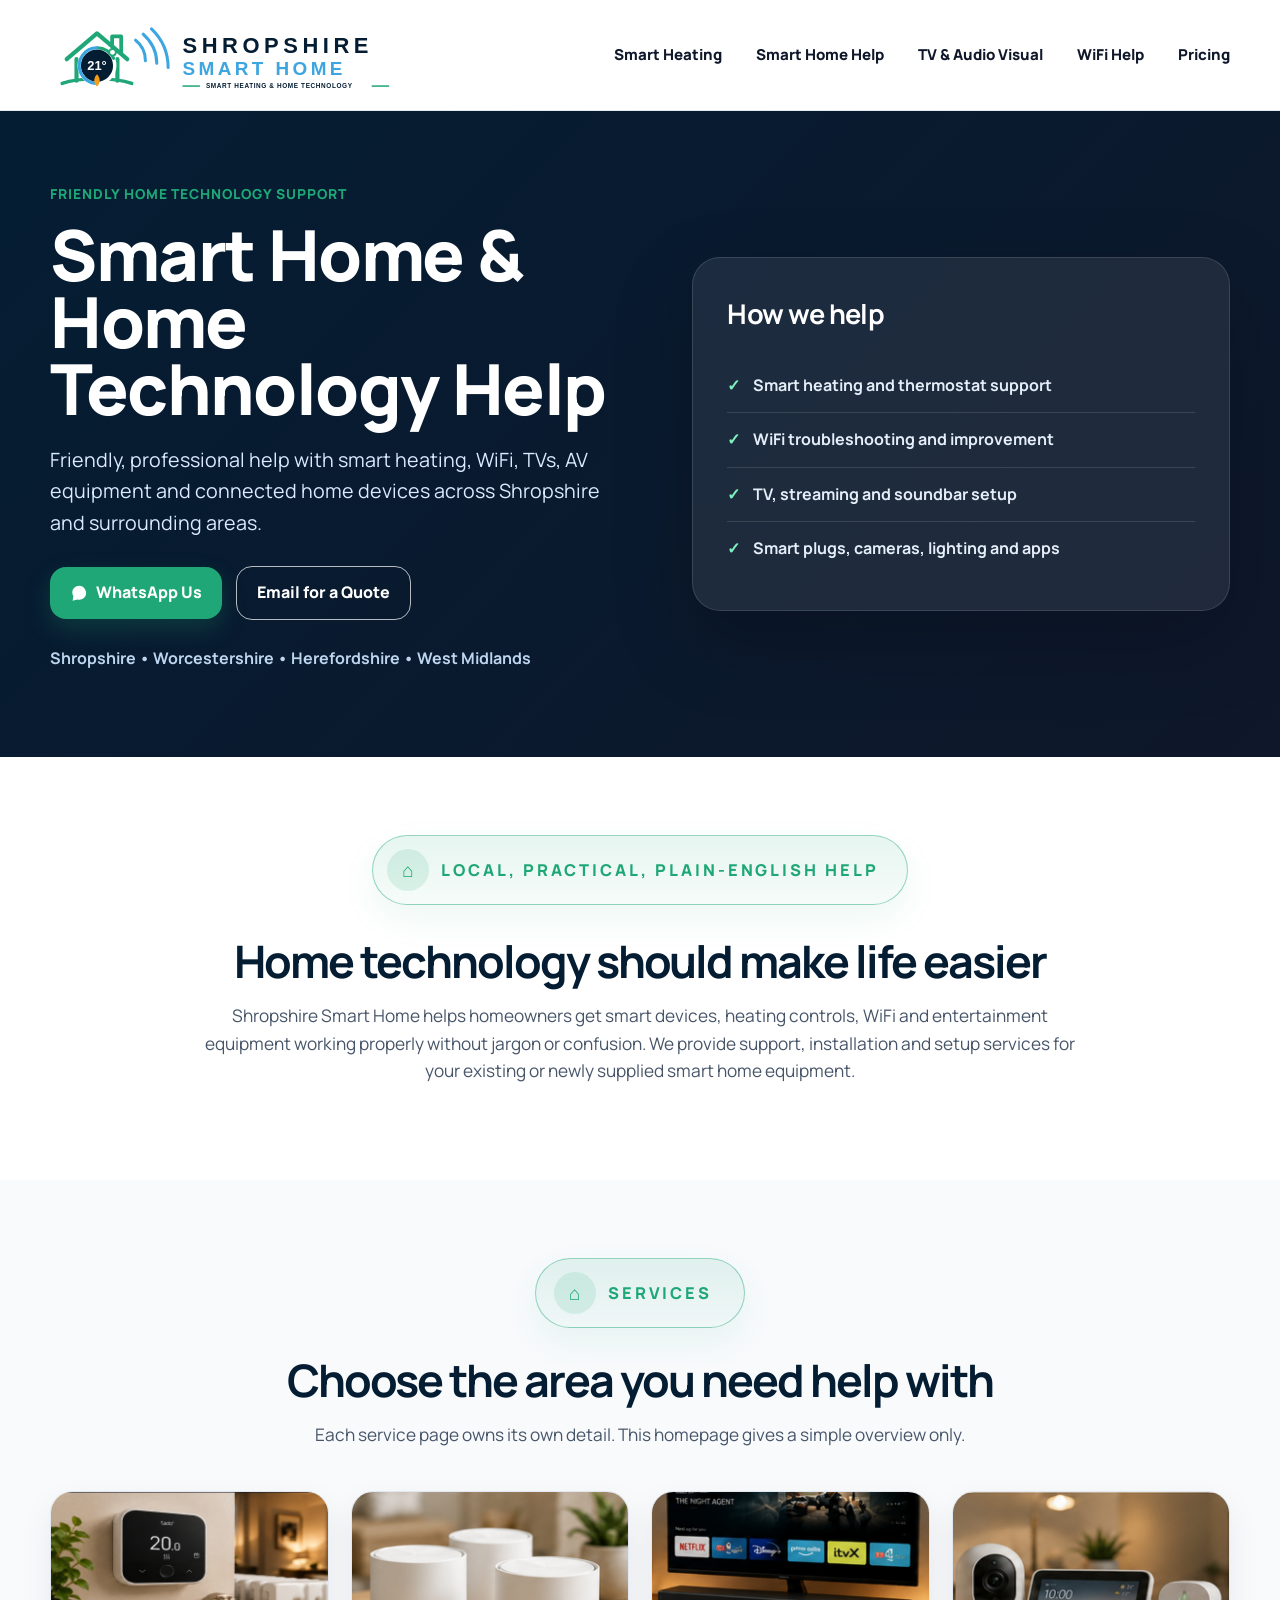
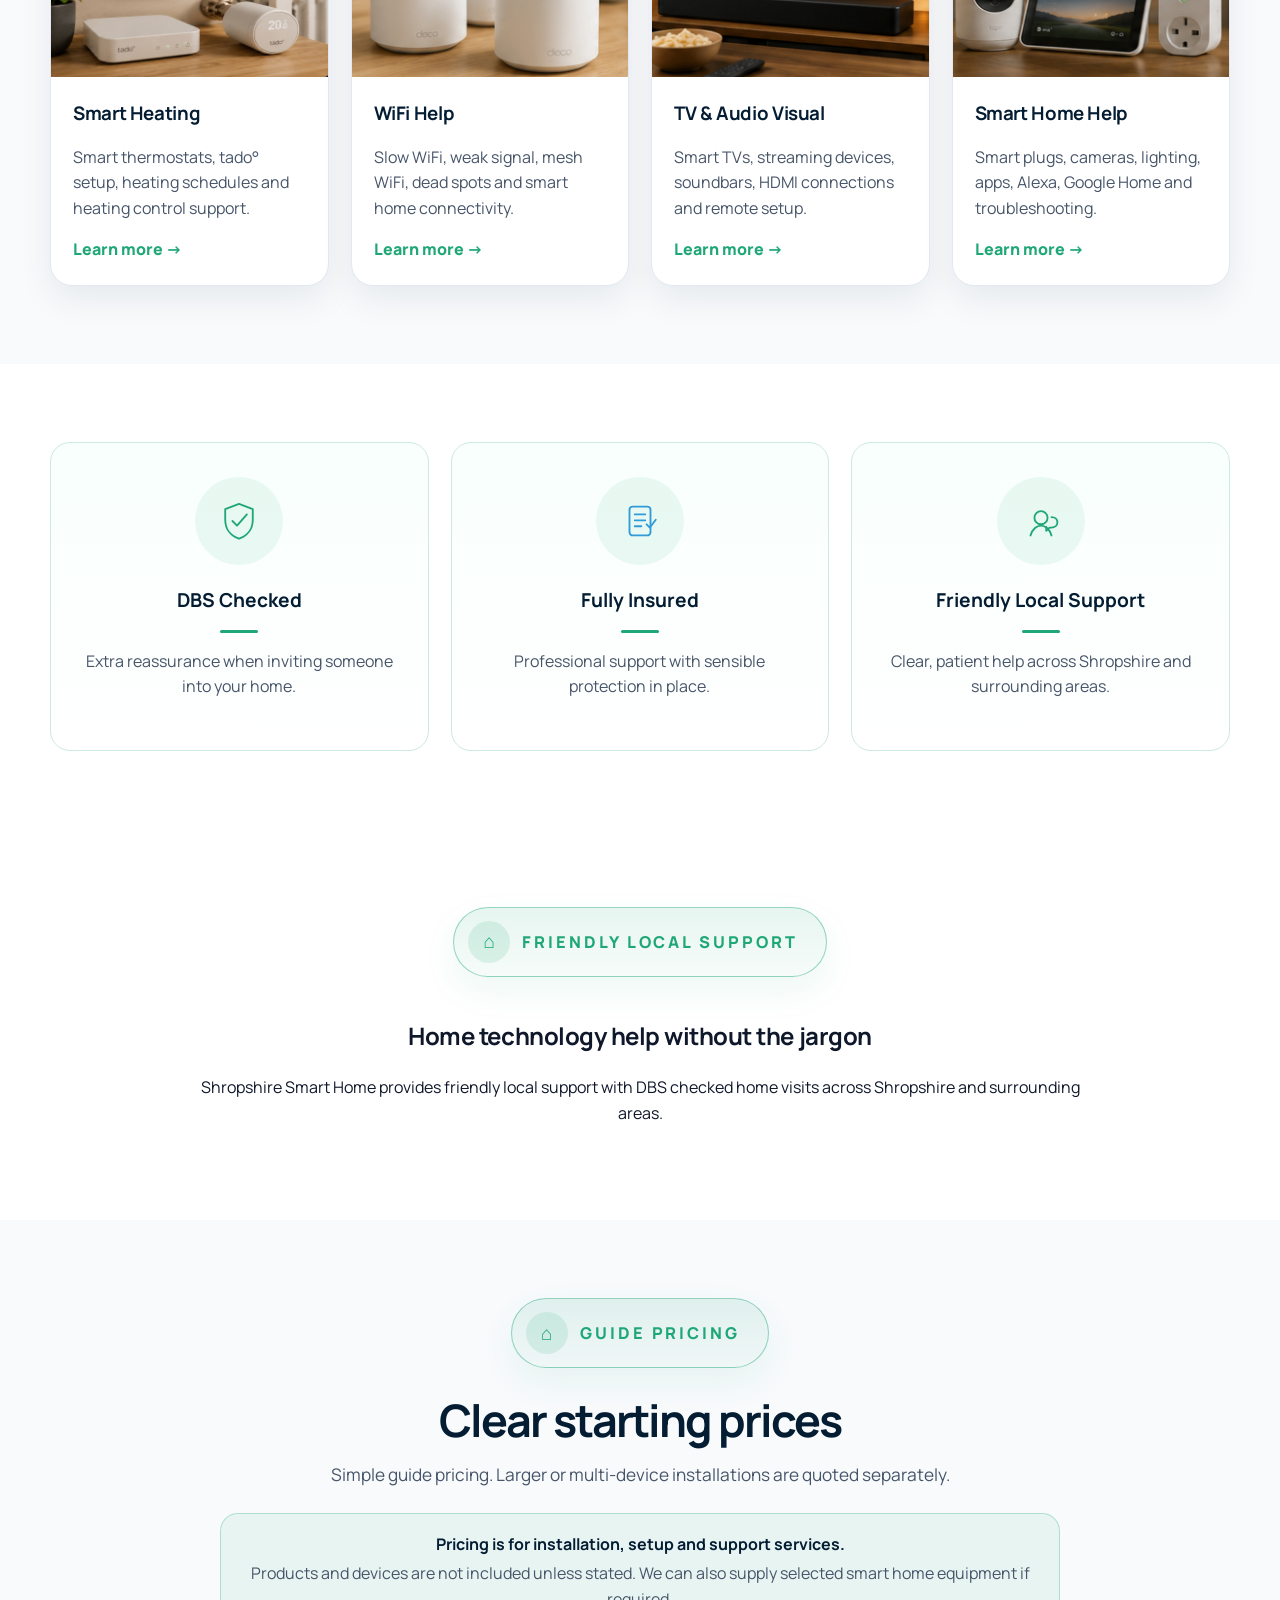
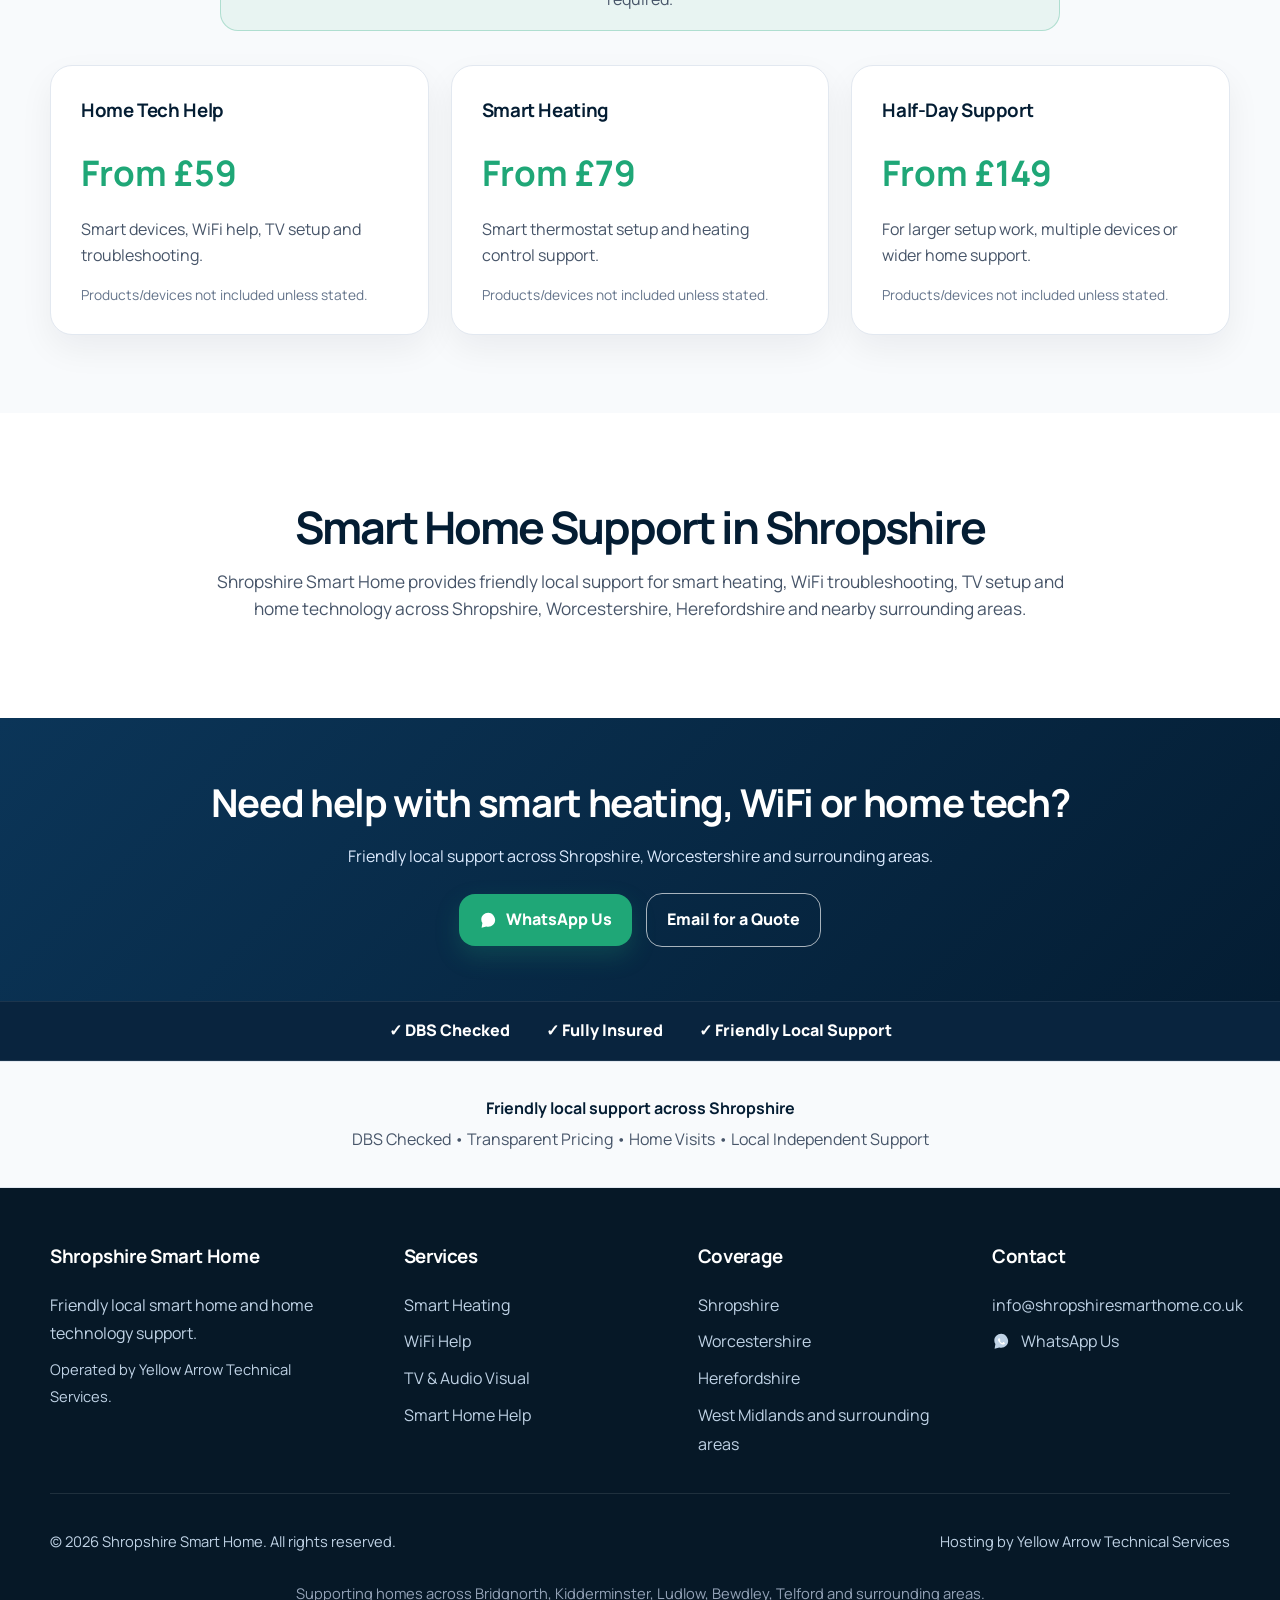
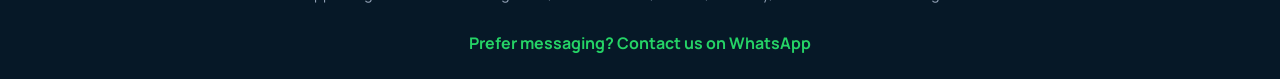
<file: index.html>
<!DOCTYPE html>
<html lang="en-GB">
<head>
  <meta charset="utf-8">
  <meta name="viewport" content="width=device-width, initial-scale=1.0">
  <link rel="icon" href="/favicon.ico">
  <link rel="stylesheet" href="/styles.css">


  <title>Smart Home Help & Smart Heating Installation | Shropshire Smart Home</title>
  <meta name="description" content="Friendly local smart home support across Shropshire. Smart heating, WiFi help, TV and audio visual setup, and smart home device installation.">
  <link rel="canonical" href="https://shropshiresmarthome.co.uk/">
  <meta property="og:title" content="Smart Home Help & Smart Heating Installation | Shropshire Smart Home">
  <meta property="og:description" content="Friendly local smart home support across Shropshire. Smart heating, WiFi help, TV and audio visual setup, and smart home device installation.">
  <meta property="og:type" content="website">
  <meta property="og:url" content="https://shropshiresmarthome.co.uk/">
  <meta name="robots" content="index, follow">
  <script type="application/ld+json">
{
  "@context": "https://schema.org",
  "@type": "LocalBusiness",
  "name": "Shropshire Smart Home",
  "url": "https://shropshiresmarthome.co.uk/",
  "email": "info@shropshiresmarthome.co.uk",
  "areaServed": [
    "Shropshire",
    "Worcestershire",
    "Herefordshire",
    "Bridgnorth",
    "Kidderminster",
    "Ludlow",
    "Bewdley",
    "Telford",
    "Shrewsbury"
  ],
  "description": "Friendly local smart home and home technology support across Shropshire.",
  "serviceType": [
    "Smart Heating Installation",
    "WiFi Help",
    "TV and Audio Visual Setup",
    "Smart Home Device Setup"
  ]
}
  </script>
</head>
<body>
<header class="site-header">
  <div class="container header-inner">
    <a class="brand brand-image" href="/" class="active" aria-label="Shropshire Smart Home home">
      <img src="/assets/shropshire-smart-home-header-logo.svg" alt="Shropshire Smart Home" loading="lazy">
    </a>
    <button class="mobile-menu-button" aria-expanded="false" aria-label="Open menu">☰</button>
    <nav class="main-nav">
      <a href="/smart-heating/">Smart Heating</a>
      <a href="/smart-home-help/">Smart Home Help</a>
      <a href="/tv-audio-visual/">TV &amp; Audio Visual</a>
      <a href="/wifi-help/">WiFi Help</a>
      <a href="/#pricing">Pricing</a>
</nav>
  </div>
</header>
<main>

<section class="hero">
  <div class="container hero-grid">
    <div class="hero-copy">
      <p class="eyebrow">Friendly home technology support</p>
      <h1>Smart Home &amp; Home Technology Help</h1>
      <p class="hero-lead">Friendly, professional help with smart heating, WiFi, TVs, AV equipment and connected home devices across Shropshire and surrounding areas.</p>
      <div class="hero-actions">
        <a class="button button-primary" href="https://wa.me/447903335070?text=Hi%20I%20found%20you%20via%20Shropshire%20Smart%20Home" target="_blank" rel="noopener" onclick="if(window.Tawk_API){Tawk_API.maximize();}"><svg class="whatsapp-icon" viewBox="0 0 32 32" aria-hidden="true" focusable="false">
  <path d="M16 3C9.4 3 4 8.2 4 14.7c0 2.3.7 4.5 1.9 6.3L4.5 29l8.2-2.1c1.1.4 2.2.6 3.4.6 6.6 0 12-5.2 12-11.7S22.6 3 16 3z" fill="currentColor"/>
  <path d="M21.9 18.6c-.3-.2-1.8-.9-2.1-1s-.5-.2-.7.2-.8 1-.9 1.2-.3.3-.6.1c-.3-.2-1.2-.4-2.3-1.4-.8-.7-1.4-1.6-1.6-1.9s0-.4.1-.6c.1-.1.3-.3.4-.5.1-.2.2-.3.3-.5.1-.2.1-.4 0-.5s-.7-1.7-1-2.3c-.3-.6-.5-.5-.7-.5h-.6c-.2 0-.5.1-.8.4s-1 1-1 2.4 1.1 2.8 1.2 3c.2.2 2.1 3.2 5.1 4.5.7.3 1.3.5 1.7.6.7.2 1.4.2 1.9.1.6-.1 1.8-.7 2-1.4.2-.7.2-1.3.2-1.4-.1-.2-.3-.3-.6-.5z" fill="#fff"/>
</svg> WhatsApp Us</a>
        <a class="button button-secondary dark" href="mailto:info@shropshiresmarthome.co.uk?subject=Website%20Enquiry">Email for a Quote</a>
      </div>
      <p class="hero-small">Shropshire • Worcestershire • Herefordshire • West Midlands</p>
    </div>
    <div class="hero-panel">
      <h2>How we help</h2>
      <ul>
        <li><span>✓</span> Smart heating and thermostat support</li>
        <li><span>✓</span> WiFi troubleshooting and improvement</li>
        <li><span>✓</span> TV, streaming and soundbar setup</li>
        <li><span>✓</span> Smart plugs, cameras, lighting and apps</li>
      </ul>
    </div>
  </div>
</section>

<section class="section intro-section">
  <div class="container narrow center">
    <span class="section-kicker">Local, practical, plain-English help</span>
    <h2>Home technology should make life easier</h2>
    <p>Shropshire Smart Home helps homeowners get smart devices, heating controls, WiFi and entertainment equipment working properly without jargon or confusion. We provide support, installation and setup services for your existing or newly supplied smart home equipment.</p>
  </div>
</section>

<section class="section services-overview" id="services">
  <div class="container">
    <div class="section-heading">
      <span>Services</span>
      <h2>Choose the area you need help with</h2>
      <p>Each service page owns its own detail. This homepage gives a simple overview only.</p>
    </div>
    <div class="service-card-grid">
      <article class="service-card">
        <img src="/assets/service-smart-heating-final-wide.jpg" alt="Smart heating thermostat installation" loading="lazy">
        <div class="service-card-content">
          <h3>Smart Heating</h3>
          <p>Smart thermostats, tado° setup, heating schedules and heating control support.</p>
          <a class="text-link" href="/smart-heating/">Learn more</a>
        </div>
      </article>
      <article class="service-card">
        <img src="/assets/service-wifi-help.jpg" alt="Home WiFi and smart connectivity support" loading="lazy">
        <div class="service-card-content">
          <h3>WiFi Help</h3>
          <p>Slow WiFi, weak signal, mesh WiFi, dead spots and smart home connectivity.</p>
          <a class="text-link" href="/wifi-help/">Learn more</a>
        </div>
      </article>
      <article class="service-card">
        <img src="/assets/service-tv-streaming.jpg" alt="TV streaming and connected home setup" loading="lazy">
        <div class="service-card-content">
          <h3>TV &amp; Audio Visual</h3>
          <p>Smart TVs, streaming devices, soundbars, HDMI connections and remote setup.</p>
          <a class="text-link" href="/tv-audio-visual/">Learn more</a>
        </div>
      </article>
      <article class="service-card">
        <img src="/assets/service-smart-home-help.jpg" alt="Smart home device setup" loading="lazy">
        <div class="service-card-content">
          <h3>Smart Home Help</h3>
          <p>Smart plugs, cameras, lighting, apps, Alexa, Google Home and troubleshooting.</p>
          <a class="text-link" href="/smart-home-help/">Learn more</a>
        </div>
      </article>
    </div>
  </div>
</section>

<section class="section trust-section">
  <div class="container trust-cards">
    <article>
      
      <div class="trust-icon" aria-hidden="true">
        <svg viewBox="0 0 64 64" role="img">
          <path d="M32 6l21 8v16c0 14.5-8.8 24.7-21 29-12.2-4.3-21-14.5-21-29V14l21-8z"/>
          <path d="M22 32l7 7 15-17"/>
        </svg>
      </div>
      <strong>DBS Checked</strong>
      <p>Extra reassurance when inviting someone into your home.</p>
    </article>
    <article>
      
      <div class="trust-icon" aria-hidden="true">
        <svg viewBox="0 0 64 64" role="img">
          <rect x="16" y="10" width="32" height="44" rx="5"/>
          <path d="M24 22h16M24 31h16M24 40h10"/>
          <path d="M42 37l5 5 9-12"/>
        </svg>
      </div>
      <strong>Fully Insured</strong>
      <p>Professional support with sensible protection in place.</p>
    </article>
    <article>
      
      <div class="trust-icon" aria-hidden="true">
        <svg viewBox="0 0 64 64" role="img">
          <circle cx="32" cy="27" r="10"/>
          <path d="M16 54c3-10 10-15 16-15s13 5 16 15"/>
          <path d="M48 26c5 0 9 3 9 8s-4 8-9 8h-3l-5 5v-6"/>
        </svg>
      </div>
      <strong>Friendly Local Support</strong>
      <p>Clear, patient help across Shropshire and surrounding areas.</p>
    </article>
  </div>
</section>


<section class="section about-trust">
  <div class="container narrow center">
    <span class="section-kicker">Friendly local support</span>
    <h2>Home technology help without the jargon</h2>
    <p>Shropshire Smart Home provides friendly local support with DBS checked home visits across Shropshire and surrounding areas.</p>
  </div>
</section>

<section class="section pricing-overview" id="pricing">
  <div class="container">
    <div class="section-heading">
      <span>Guide Pricing</span>
      <h2>Clear starting prices</h2>
      <p>Simple guide pricing. Larger or multi-device installations are quoted separately.</p>
    </div>
    
<div class="pricing-clarification">
  <strong>Pricing is for installation, setup and support services.</strong>
  <span>Products and devices are not included unless stated. We can also supply selected smart home equipment if required.</span>
</div>

    <div class="price-grid">
      <article>
        <h3>Home Tech Help</h3>
        <strong>From £59</strong>
        <p>Smart devices, WiFi help, TV setup and troubleshooting.</p>
        <small class="price-note">Products/devices not included unless stated.</small>
      </article>
      <article>
        <h3>Smart Heating</h3>
        <strong>From £79</strong>
        <p>Smart thermostat setup and heating control support.</p>
        <small class="price-note">Products/devices not included unless stated.</small>
      </article>
      <article>
        <h3>Half-Day Support</h3>
        <strong>From £149</strong>
        <p>For larger setup work, multiple devices or wider home support.</p>
        <small class="price-note">Products/devices not included unless stated.</small>
      </article>
    </div>
  </div>
</section>

<section class="section local-seo">
  <div class="container narrow center">
    <h2>Smart Home Support in Shropshire</h2>
    <p>Shropshire Smart Home provides friendly local support for smart heating, WiFi troubleshooting, TV setup and home technology across Shropshire, Worcestershire, Herefordshire and nearby surrounding areas.</p>
  </div>
</section>

</main>
<section class="pre-footer-cta">
  <div class="container pre-footer-inner">
    <h2>Need help with smart heating, WiFi or home tech?</h2>
    <p>Friendly local support across Shropshire, Worcestershire and surrounding areas.</p>
    <div class="cta-actions">
      <a class="button button-primary" href="https://wa.me/447903335070?text=Hi%20I%20found%20you%20via%20Shropshire%20Smart%20Home" target="_blank" rel="noopener" onclick="if(window.Tawk_API){Tawk_API.maximize();}"><svg class="whatsapp-icon" viewBox="0 0 32 32" aria-hidden="true" focusable="false">
  <path d="M16 3C9.4 3 4 8.2 4 14.7c0 2.3.7 4.5 1.9 6.3L4.5 29l8.2-2.1c1.1.4 2.2.6 3.4.6 6.6 0 12-5.2 12-11.7S22.6 3 16 3z" fill="currentColor"/>
  <path d="M21.9 18.6c-.3-.2-1.8-.9-2.1-1s-.5-.2-.7.2-.8 1-.9 1.2-.3.3-.6.1c-.3-.2-1.2-.4-2.3-1.4-.8-.7-1.4-1.6-1.6-1.9s0-.4.1-.6c.1-.1.3-.3.4-.5.1-.2.2-.3.3-.5.1-.2.1-.4 0-.5s-.7-1.7-1-2.3c-.3-.6-.5-.5-.7-.5h-.6c-.2 0-.5.1-.8.4s-1 1-1 2.4 1.1 2.8 1.2 3c.2.2 2.1 3.2 5.1 4.5.7.3 1.3.5 1.7.6.7.2 1.4.2 1.9.1.6-.1 1.8-.7 2-1.4.2-.7.2-1.3.2-1.4-.1-.2-.3-.3-.6-.5z" fill="#fff"/>
</svg> WhatsApp Us</a>
      <a class="button button-secondary light" href="mailto:info@shropshiresmarthome.co.uk?subject=Website%20Enquiry">Email for a Quote</a>
    </div>
  </div>
</section>

<section class="trust-strip" aria-label="Trust and reassurance">
  <div class="container trust-strip-inner">
    <span>✓ DBS Checked</span>
    <span>✓ Fully Insured</span>
    <span>✓ Friendly Local Support</span>
  </div>
</section>


<section class="footer-trust-banner">
  <div class="container narrow center">
    <p><strong>Friendly local support across Shropshire</strong></p>
    <p>DBS Checked • Transparent Pricing • Home Visits • Local Independent Support</p>
  </div>
</section>
<footer class="site-footer" id="contact">
  <div class="container footer-grid">
    <div>
      <h3>Shropshire Smart Home</h3>
      <p>Friendly local smart home and home technology support.</p>
      <p class="footer-small">Operated by Yellow Arrow Technical Services.</p>
    </div>
    <div>
      <h3>Services</h3>
      <p><a href="/smart-heating/">Smart Heating</a></p>
      <p><a href="/wifi-help/">WiFi Help</a></p>
      <p><a href="/tv-audio-visual/">TV &amp; Audio Visual</a></p>
      <p><a href="/smart-home-help/">Smart Home Help</a></p>
    </div>
    <div>
      <h3>Coverage</h3>
      <p>Shropshire</p>
      <p>Worcestershire</p>
      <p>Herefordshire</p>
      <p>West Midlands and surrounding areas</p>
    </div>
    <div>
      <h3>Contact</h3>
      <p><a href="mailto:info@shropshiresmarthome.co.uk">info@shropshiresmarthome.co.uk</a></p>
      <p><a href="javascript:void(0)" onclick="if(window.Tawk_API){Tawk_API.maximize();}" href="https://wa.me/447903335070?text=Hi%20I%20found%20you%20via%20Shropshire%20Smart%20Home" target="_blank" rel="noopener"><svg class="whatsapp-icon" viewBox="0 0 32 32" aria-hidden="true" focusable="false">
  <path d="M16 3C9.4 3 4 8.2 4 14.7c0 2.3.7 4.5 1.9 6.3L4.5 29l8.2-2.1c1.1.4 2.2.6 3.4.6 6.6 0 12-5.2 12-11.7S22.6 3 16 3z" fill="currentColor"/>
  <path d="M21.9 18.6c-.3-.2-1.8-.9-2.1-1s-.5-.2-.7.2-.8 1-.9 1.2-.3.3-.6.1c-.3-.2-1.2-.4-2.3-1.4-.8-.7-1.4-1.6-1.6-1.9s0-.4.1-.6c.1-.1.3-.3.4-.5.1-.2.2-.3.3-.5.1-.2.1-.4 0-.5s-.7-1.7-1-2.3c-.3-.6-.5-.5-.7-.5h-.6c-.2 0-.5.1-.8.4s-1 1-1 2.4 1.1 2.8 1.2 3c.2.2 2.1 3.2 5.1 4.5.7.3 1.3.5 1.7.6.7.2 1.4.2 1.9.1.6-.1 1.8-.7 2-1.4.2-.7.2-1.3.2-1.4-.1-.2-.3-.3-.6-.5z" fill="#fff"/>
</svg> WhatsApp Us</a></p>
    </div>
  </div>
  <div class="container footer-bottom">
    <p>© 2026 Shropshire Smart Home. All rights reserved.</p>
    <p>Hosting by <a href="https://yellowarrow.co.uk">Yellow Arrow Technical Services</a></p>
  </div>
<p class="service-areas">Supporting homes across Bridgnorth, Kidderminster, Ludlow, Bewdley, Telford and surrounding areas.</p>

<div class="whatsapp-footer-cta">
  <a href="https://wa.me/447903335070?text=Hi%20I%20found%20you%20via%20Shropshire%20Smart%20Home" target="_blank" rel="noopener">
    <span class="wa-icon">◉</span>
    Prefer messaging? Contact us on WhatsApp
  </a>
</div>
</footer>

<script src="/script.js"></script>
</body>
</html>
</file>
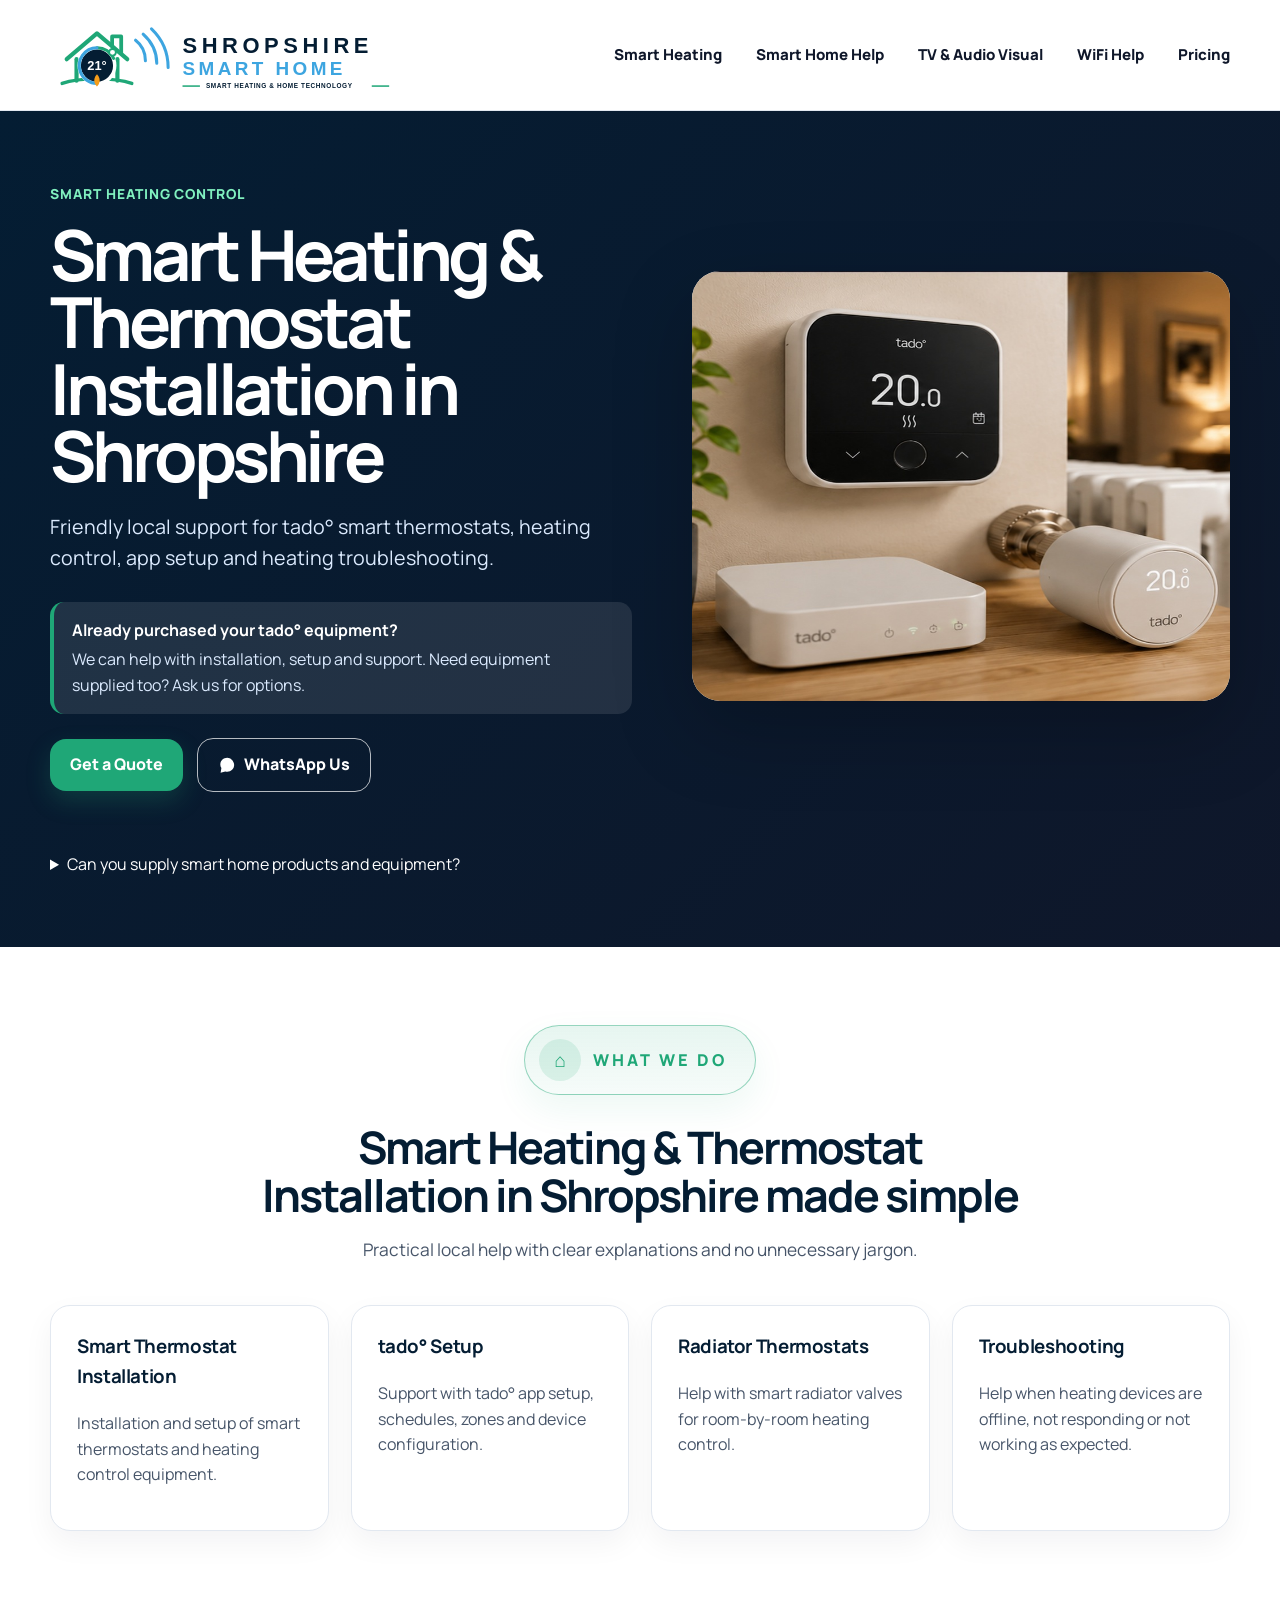
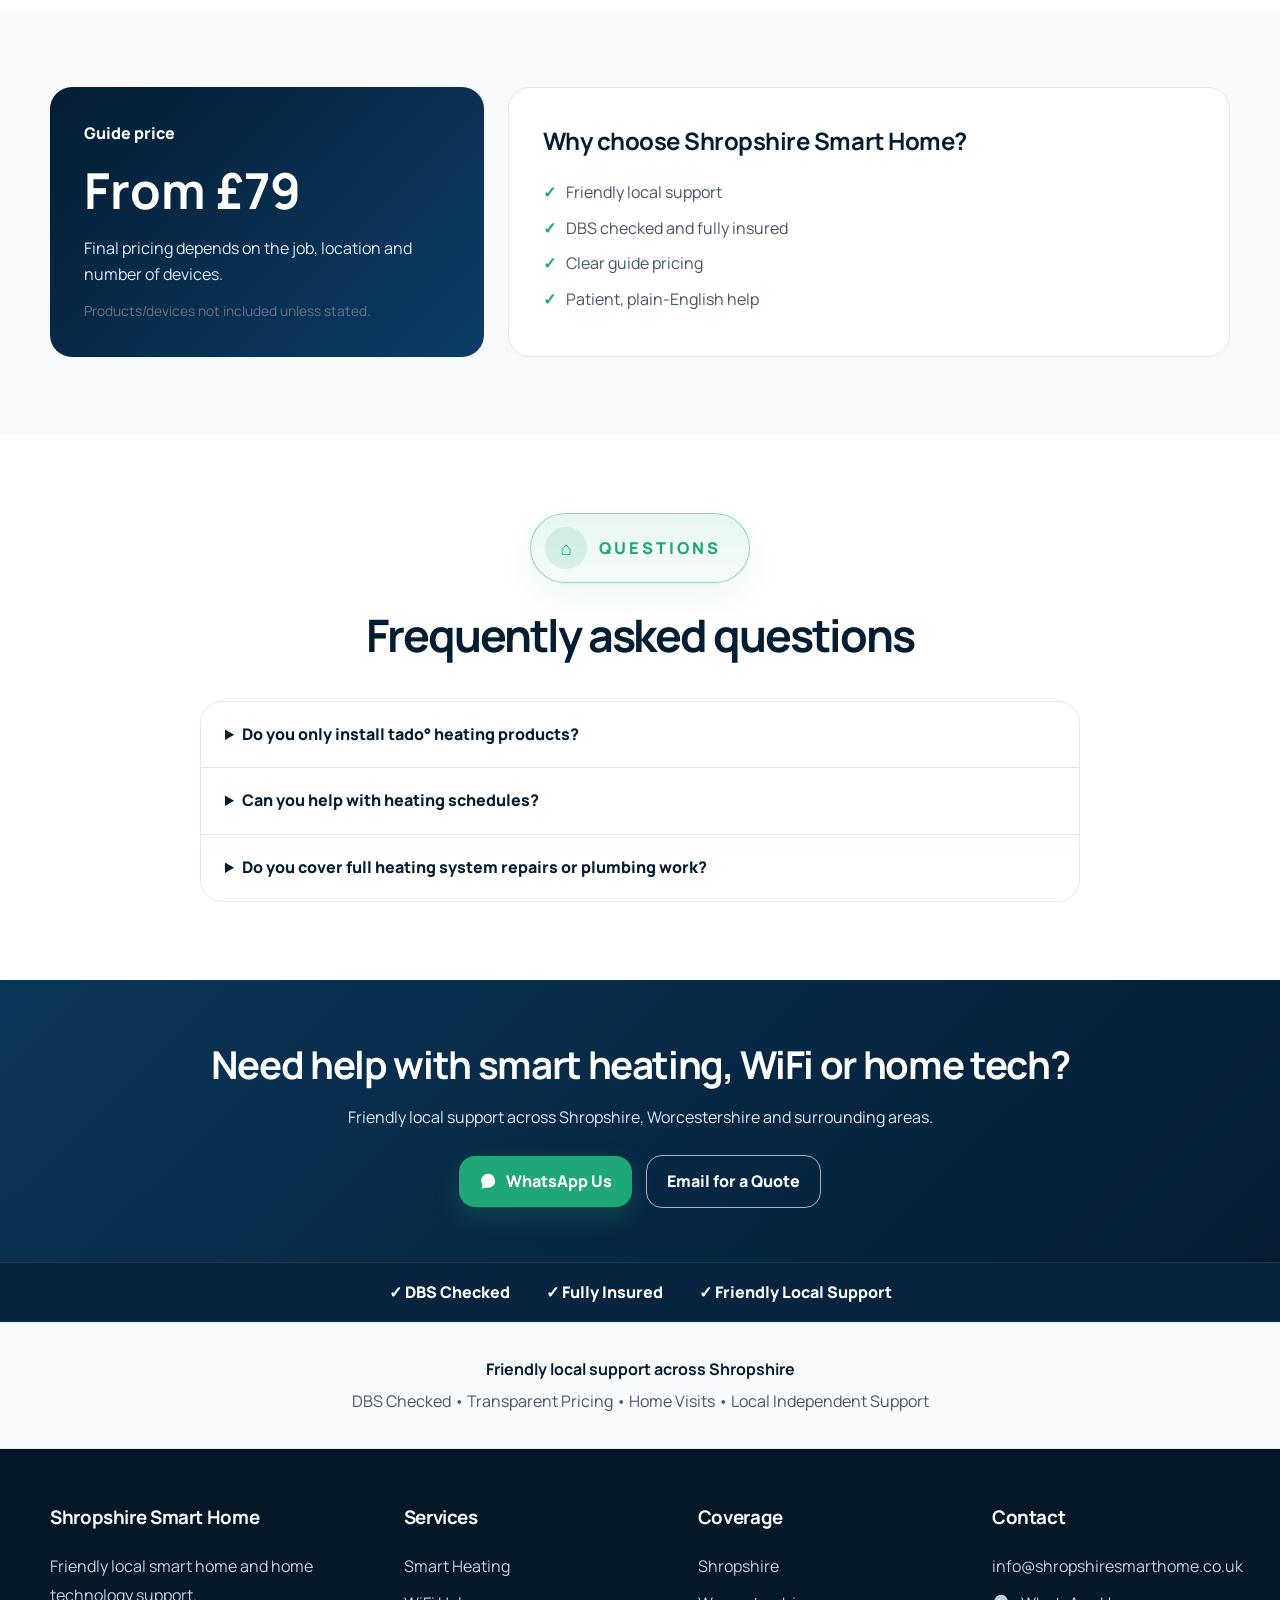
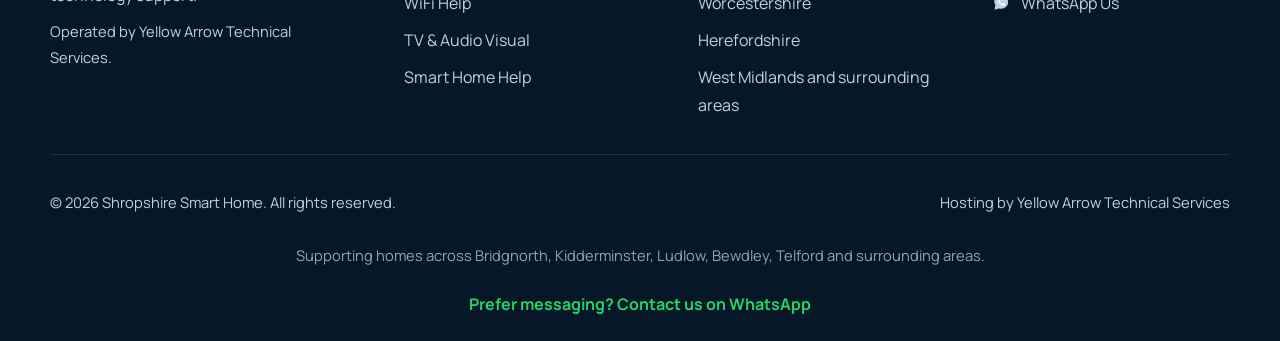
<file: smart-heating/index.html>
<!DOCTYPE html>
<html lang="en-GB">
<head>
  <meta charset="utf-8">
  <meta name="viewport" content="width=device-width, initial-scale=1.0">
  <link rel="icon" href="/favicon.ico">
  <link rel="stylesheet" href="/styles.css">


  <title>tado° Smart Heating Installation & Support | Shropshire Smart Home</title>
  <meta name="description" content="Local tado° and smart heating installation, setup and support across Shropshire. Help with thermostats, radiator valves and smart heating controls.">
  <link rel="canonical" href="https://shropshiresmarthome.co.uk/smart-heating/">
  <meta property="og:title" content="tado° Smart Heating Installation & Support | Shropshire Smart Home">
  <meta property="og:description" content="Local tado° and smart heating installation, setup and support across Shropshire. Help with thermostats, radiator valves and smart heating controls.">
  <meta property="og:type" content="website">
  <meta property="og:url" content="https://shropshiresmarthome.co.uk/smart-heating/">
  <meta name="robots" content="index, follow">
  <script type="application/ld+json">
{
  "@context": "https://schema.org",
  "@type": "LocalBusiness",
  "name": "Shropshire Smart Home",
  "url": "https://shropshiresmarthome.co.uk/smart-heating/",
  "email": "info@shropshiresmarthome.co.uk",
  "areaServed": [
    "Shropshire",
    "Worcestershire",
    "Herefordshire",
    "Bridgnorth",
    "Kidderminster",
    "Ludlow",
    "Bewdley",
    "Telford",
    "Shrewsbury"
  ],
  "description": "Friendly local smart home and home technology support across Shropshire.",
  "serviceType": [
    "Smart Heating Installation",
    "WiFi Help",
    "TV and Audio Visual Setup",
    "Smart Home Device Setup"
  ]
}
  </script>
</head>
<body>
<header class="site-header">
  <div class="container header-inner">
    <a class="brand brand-image" href="/" aria-label="Shropshire Smart Home home">
      <img src="/assets/shropshire-smart-home-header-logo.svg" alt="Shropshire Smart Home" loading="lazy">
    </a>
    <button class="mobile-menu-button" aria-expanded="false" aria-label="Open menu">☰</button>
    <nav class="main-nav">
      <a href="/smart-heating/">Smart Heating</a>
      <a href="/smart-home-help/">Smart Home Help</a>
      <a href="/tv-audio-visual/">TV &amp; Audio Visual</a>
      <a href="/wifi-help/">WiFi Help</a>
      <a href="/#pricing">Pricing</a>
</nav>
  </div>
</header>
<main>

<section class="service-hero">
  <div class="container service-hero-grid">
    <div>
      <p class="eyebrow light">Smart heating control</p>
      <h1>Smart Heating &amp; Thermostat Installation in Shropshire</h1>
      <p class="hero-lead">Friendly local support for tado° smart thermostats, heating control, app setup and heating troubleshooting.</p>
      
<div class="service-note">
  <strong>Already purchased your tado° equipment?</strong>
  <span>We can help with installation, setup and support. Need equipment supplied too? Ask us for options.</span>
</div>

      <div class="hero-actions">
        <a class="button button-primary" href="mailto:info@shropshiresmarthome.co.uk?subject=Smart Heating &amp; Thermostat Installation in Shropshire%20Enquiry">Get a Quote</a>
        <a class="button button-secondary dark" href="https://wa.me/447903335070?text=Hi%20I%20found%20you%20via%20Shropshire%20Smart%20Home" target="_blank" rel="noopener" onclick="if(window.Tawk_API){Tawk_API.maximize();}"><svg class="whatsapp-icon" viewBox="0 0 32 32" aria-hidden="true" focusable="false">
  <path d="M16 3C9.4 3 4 8.2 4 14.7c0 2.3.7 4.5 1.9 6.3L4.5 29l8.2-2.1c1.1.4 2.2.6 3.4.6 6.6 0 12-5.2 12-11.7S22.6 3 16 3z" fill="currentColor"/>
  <path d="M21.9 18.6c-.3-.2-1.8-.9-2.1-1s-.5-.2-.7.2-.8 1-.9 1.2-.3.3-.6.1c-.3-.2-1.2-.4-2.3-1.4-.8-.7-1.4-1.6-1.6-1.9s0-.4.1-.6c.1-.1.3-.3.4-.5.1-.2.2-.3.3-.5.1-.2.1-.4 0-.5s-.7-1.7-1-2.3c-.3-.6-.5-.5-.7-.5h-.6c-.2 0-.5.1-.8.4s-1 1-1 2.4 1.1 2.8 1.2 3c.2.2 2.1 3.2 5.1 4.5.7.3 1.3.5 1.7.6.7.2 1.4.2 1.9.1.6-.1 1.8-.7 2-1.4.2-.7.2-1.3.2-1.4-.1-.2-.3-.3-.6-.5z" fill="#fff"/>
</svg> WhatsApp Us</a>
      </div>
    </div>
    <div class="service-photo">
      <img src="/assets/service-smart-heating-final-wide.jpg" alt="tado smart thermostat installation in Shropshire" loading="lazy">
    </div>
  
      <details>
        <summary>Can you supply smart home products and equipment?</summary>
        <p>Yes. We can supply selected smart home products and equipment if required. Products are quoted separately based on your requirements and are not included in standard installation or support pricing unless stated.</p>
      </details>
    </div>
</section>
<section class="section">
  <div class="container">
    <div class="section-heading">
      <span>What we do</span>
      <h2>Smart Heating &amp; Thermostat Installation in Shropshire made simple</h2>
      <p>Practical local help with clear explanations and no unnecessary jargon.</p>
    </div>
    <div class="detail-grid"><article class="detail-card"><h3>Smart Thermostat Installation</h3><p>Installation and setup of smart thermostats and heating control equipment.</p></article>
<article class="detail-card"><h3>tado° Setup</h3><p>Support with tado° app setup, schedules, zones and device configuration.</p></article>
<article class="detail-card"><h3>Radiator Thermostats</h3><p>Help with smart radiator valves for room-by-room heating control.</p></article>
<article class="detail-card"><h3>Troubleshooting</h3><p>Help when heating devices are offline, not responding or not working as expected.</p></article></div>
  </div>
</section>

<section class="section service-pricing">
  <div class="container price-detail-grid">
    <div class="service-price-box">
      <span>Guide price</span>
      <strong>From £79</strong>
      <p>Final pricing depends on the job, location and number of devices.</p>
        <small class="price-note">Products/devices not included unless stated.</small>
    </div>
    <div class="included-box">
      <h2>Why choose Shropshire Smart Home?</h2>
      <ul class="tick-list">
        <li>Friendly local support</li>
        <li>DBS checked and fully insured</li>
        <li>Clear guide pricing</li>
        <li>Patient, plain-English help</li>
      </ul>
    </div>
  </div>
</section>

<section class="section faq-section">
  <div class="container narrow">
    <div class="section-heading">
      <span>Questions</span>
      <h2>Frequently asked questions</h2>
    </div>
    <div class="faq-list"><details><summary>Do you only install tado° heating products?</summary><p>No. Whilst we recommend and regularly work with tado° smart heating systems, we can also help with other popular heating controls including Hive, Google Nest and similar smart thermostat systems.</p></details>
<details><summary>Can you help with heating schedules?</summary><p>Yes. We can help set up sensible heating schedules and app controls.</p></details>
<details><summary>Do you cover full heating system repairs or plumbing work?</summary><p>No. We do not carry out general plumbing work or full heating system repairs. Our focus is smart heating controls, thermostat setup, smart radiator valves and related smart home support.</p></details></div>
  </div>
</section>

</main>
<section class="pre-footer-cta">
  <div class="container pre-footer-inner">
    <h2>Need help with smart heating, WiFi or home tech?</h2>
    <p>Friendly local support across Shropshire, Worcestershire and surrounding areas.</p>
    <div class="cta-actions">
      <a class="button button-primary" href="https://wa.me/447903335070?text=Hi%20I%20found%20you%20via%20Shropshire%20Smart%20Home" target="_blank" rel="noopener" onclick="if(window.Tawk_API){Tawk_API.maximize();}"><svg class="whatsapp-icon" viewBox="0 0 32 32" aria-hidden="true" focusable="false">
  <path d="M16 3C9.4 3 4 8.2 4 14.7c0 2.3.7 4.5 1.9 6.3L4.5 29l8.2-2.1c1.1.4 2.2.6 3.4.6 6.6 0 12-5.2 12-11.7S22.6 3 16 3z" fill="currentColor"/>
  <path d="M21.9 18.6c-.3-.2-1.8-.9-2.1-1s-.5-.2-.7.2-.8 1-.9 1.2-.3.3-.6.1c-.3-.2-1.2-.4-2.3-1.4-.8-.7-1.4-1.6-1.6-1.9s0-.4.1-.6c.1-.1.3-.3.4-.5.1-.2.2-.3.3-.5.1-.2.1-.4 0-.5s-.7-1.7-1-2.3c-.3-.6-.5-.5-.7-.5h-.6c-.2 0-.5.1-.8.4s-1 1-1 2.4 1.1 2.8 1.2 3c.2.2 2.1 3.2 5.1 4.5.7.3 1.3.5 1.7.6.7.2 1.4.2 1.9.1.6-.1 1.8-.7 2-1.4.2-.7.2-1.3.2-1.4-.1-.2-.3-.3-.6-.5z" fill="#fff"/>
</svg> WhatsApp Us</a>
      <a class="button button-secondary light" href="mailto:info@shropshiresmarthome.co.uk?subject=Website%20Enquiry">Email for a Quote</a>
    </div>
  </div>
</section>

<section class="trust-strip" aria-label="Trust and reassurance">
  <div class="container trust-strip-inner">
    <span>✓ DBS Checked</span>
    <span>✓ Fully Insured</span>
    <span>✓ Friendly Local Support</span>
  </div>
</section>


<section class="footer-trust-banner">
  <div class="container narrow center">
    <p><strong>Friendly local support across Shropshire</strong></p>
    <p>DBS Checked • Transparent Pricing • Home Visits • Local Independent Support</p>
  </div>
</section>

<footer class="site-footer" id="contact">
  <div class="container footer-grid">
    <div>
      <h3>Shropshire Smart Home</h3>
      <p>Friendly local smart home and home technology support.</p>
      <p class="footer-small">Operated by Yellow Arrow Technical Services.</p>
    </div>
    <div>
      <h3>Services</h3>
      <p><a href="/smart-heating/">Smart Heating</a></p>
      <p><a href="/wifi-help/">WiFi Help</a></p>
      <p><a href="/tv-audio-visual/">TV &amp; Audio Visual</a></p>
      <p><a href="/smart-home-help/">Smart Home Help</a></p>
    </div>
    <div>
      <h3>Coverage</h3>
      <p>Shropshire</p>
      <p>Worcestershire</p>
      <p>Herefordshire</p>
      <p>West Midlands and surrounding areas</p>
    </div>
    <div>
      <h3>Contact</h3>
      <p><a href="mailto:info@shropshiresmarthome.co.uk">info@shropshiresmarthome.co.uk</a></p>
      <p><a href="javascript:void(0)" onclick="if(window.Tawk_API){Tawk_API.maximize();}" href="https://wa.me/447903335070?text=Hi%20I%20found%20you%20via%20Shropshire%20Smart%20Home" target="_blank" rel="noopener"><svg class="whatsapp-icon" viewBox="0 0 32 32" aria-hidden="true" focusable="false">
  <path d="M16 3C9.4 3 4 8.2 4 14.7c0 2.3.7 4.5 1.9 6.3L4.5 29l8.2-2.1c1.1.4 2.2.6 3.4.6 6.6 0 12-5.2 12-11.7S22.6 3 16 3z" fill="currentColor"/>
  <path d="M21.9 18.6c-.3-.2-1.8-.9-2.1-1s-.5-.2-.7.2-.8 1-.9 1.2-.3.3-.6.1c-.3-.2-1.2-.4-2.3-1.4-.8-.7-1.4-1.6-1.6-1.9s0-.4.1-.6c.1-.1.3-.3.4-.5.1-.2.2-.3.3-.5.1-.2.1-.4 0-.5s-.7-1.7-1-2.3c-.3-.6-.5-.5-.7-.5h-.6c-.2 0-.5.1-.8.4s-1 1-1 2.4 1.1 2.8 1.2 3c.2.2 2.1 3.2 5.1 4.5.7.3 1.3.5 1.7.6.7.2 1.4.2 1.9.1.6-.1 1.8-.7 2-1.4.2-.7.2-1.3.2-1.4-.1-.2-.3-.3-.6-.5z" fill="#fff"/>
</svg> WhatsApp Us</a></p>
    </div>
  </div>
  <div class="container footer-bottom">
    <p>© 2026 Shropshire Smart Home. All rights reserved.</p>
    <p>Hosting by <a href="https://yellowarrow.co.uk">Yellow Arrow Technical Services</a></p>
  </div>
<p class="service-areas">Supporting homes across Bridgnorth, Kidderminster, Ludlow, Bewdley, Telford and surrounding areas.</p>

<div class="whatsapp-footer-cta">
  <a href="https://wa.me/447903335070?text=Hi%20I%20found%20you%20via%20Shropshire%20Smart%20Home" target="_blank" rel="noopener">
    <span class="wa-icon">◉</span>
    Prefer messaging? Contact us on WhatsApp
  </a>
</div>
</footer>

<script src="/script.js"></script>
</body>
</html>
</file>
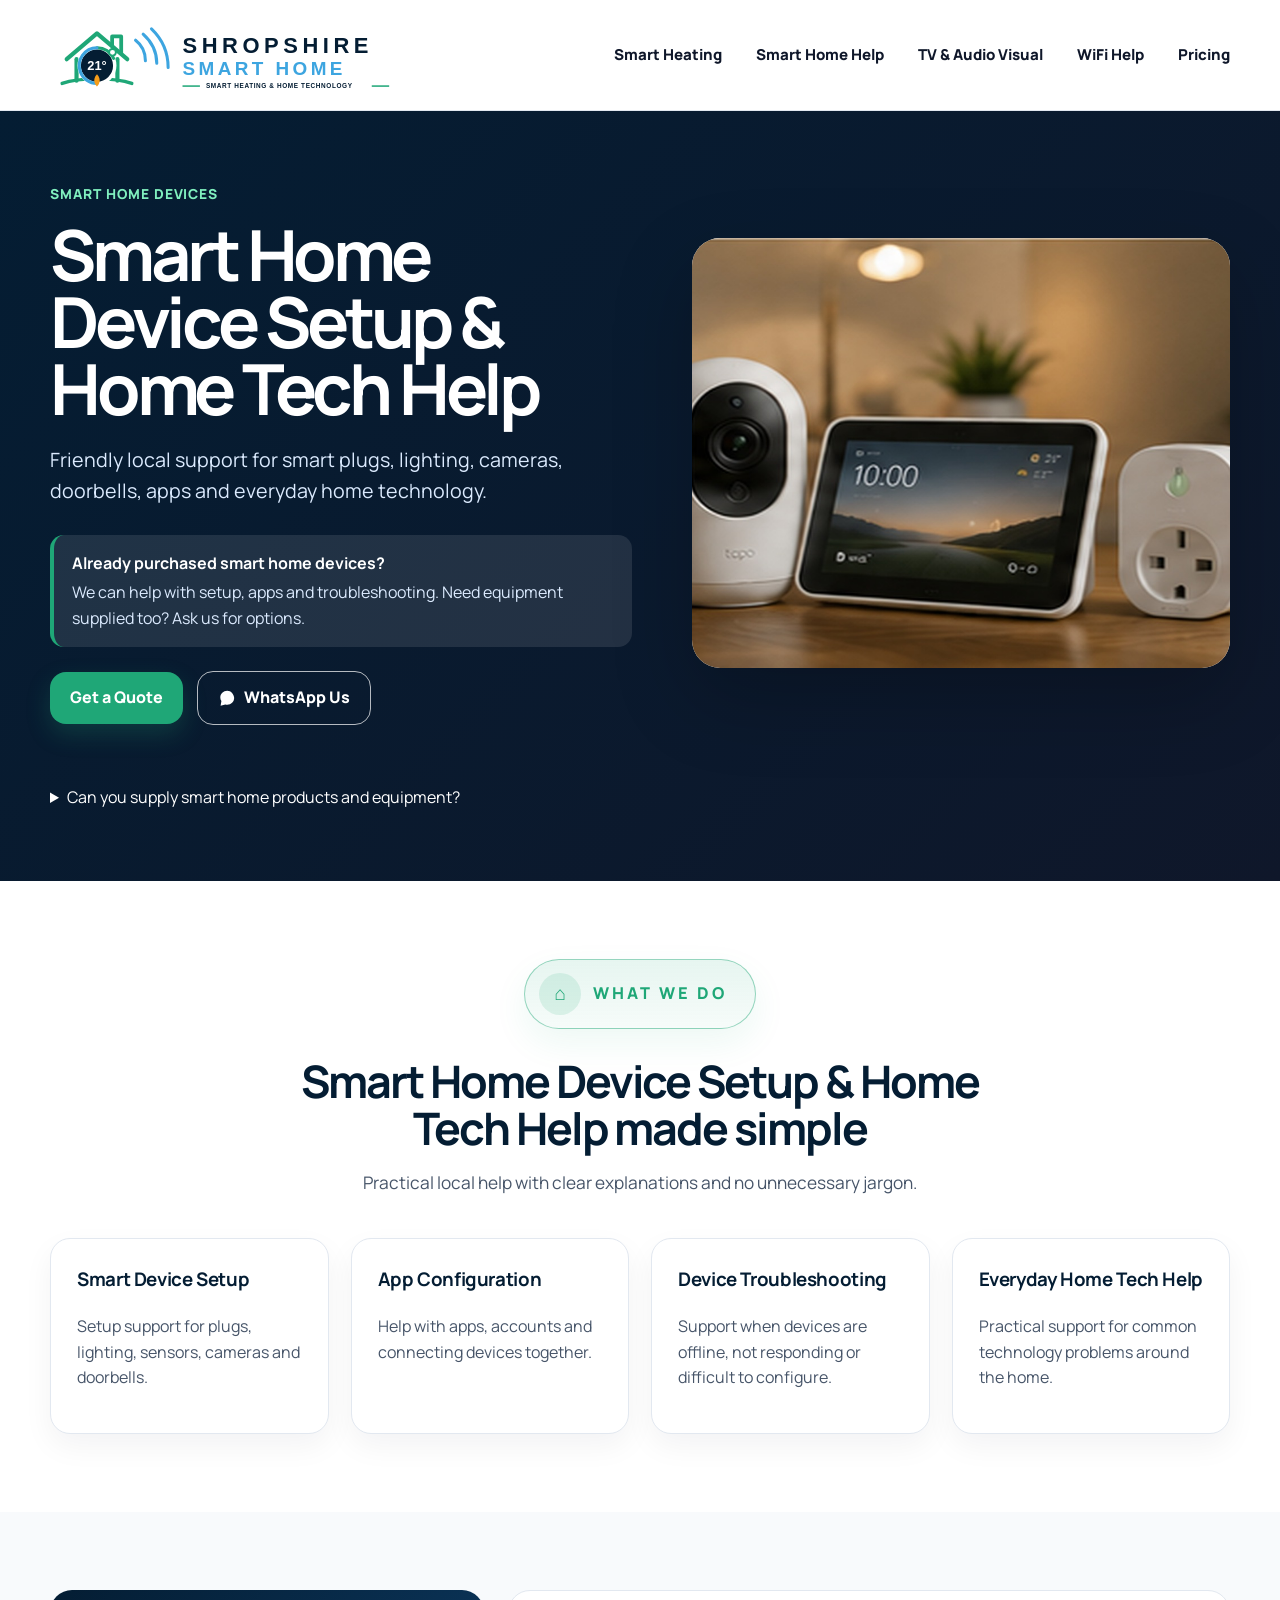
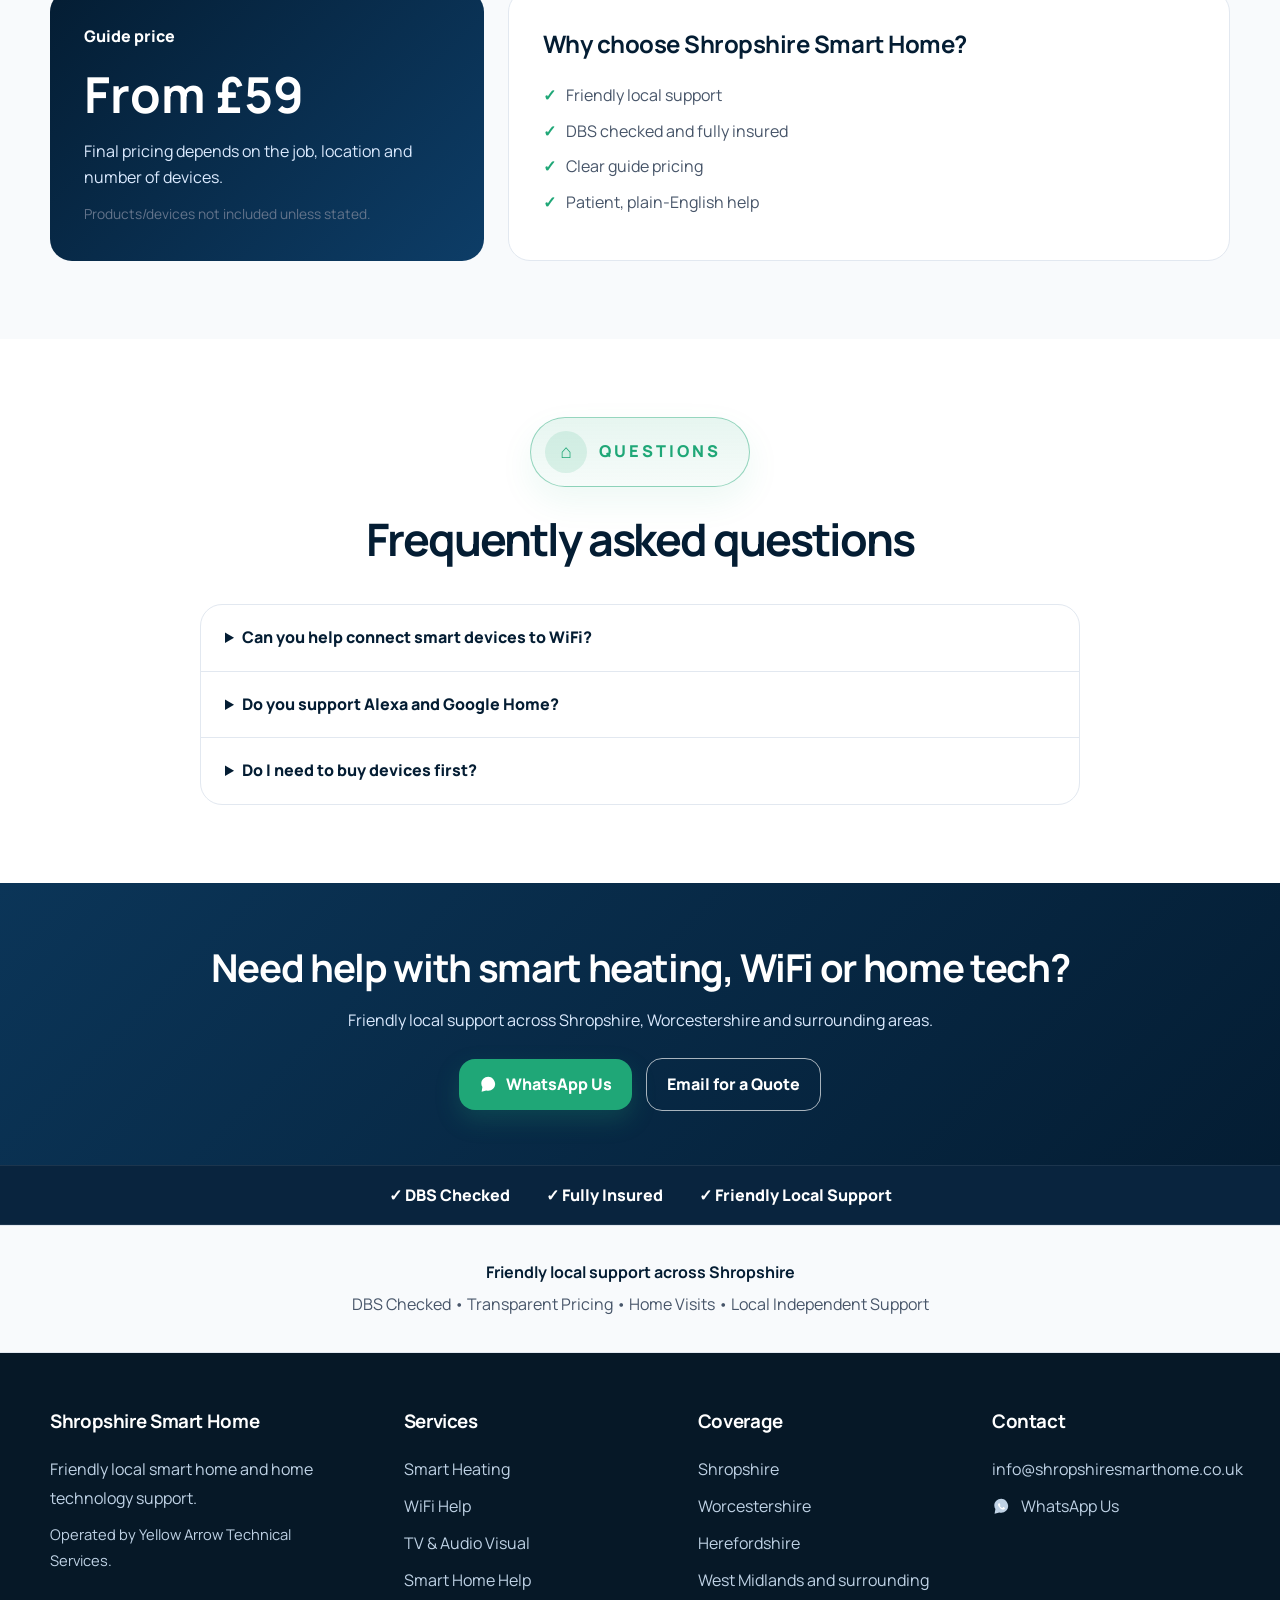
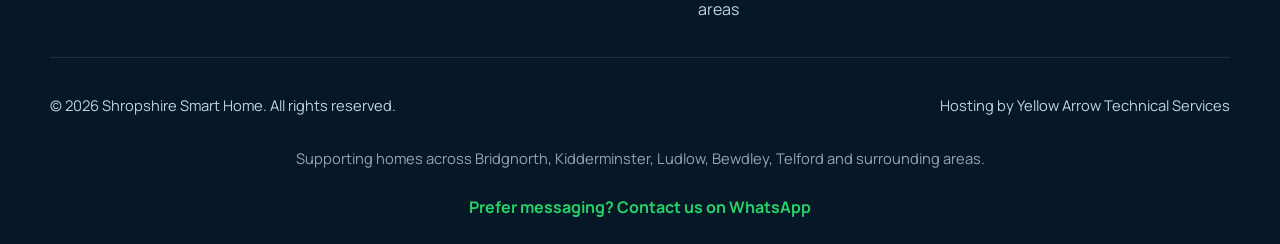
<file: smart-home-help/index.html>
<!DOCTYPE html>
<html lang="en-GB">
<head>
  <meta charset="utf-8">
  <meta name="viewport" content="width=device-width, initial-scale=1.0">
  <link rel="icon" href="/favicon.ico">
  <link rel="stylesheet" href="/styles.css">


  <title>Smart Home Device Setup | Shropshire Smart Home</title>
  <meta name="description" content="Smart home setup and support across Shropshire. Help with Tapo devices, smart plugs, cameras, lighting and app setup.">
  <link rel="canonical" href="https://shropshiresmarthome.co.uk/smart-home-help/">
  <meta property="og:title" content="Smart Home Device Setup | Shropshire Smart Home">
  <meta property="og:description" content="Smart home setup and support across Shropshire. Help with Tapo devices, smart plugs, cameras, lighting and app setup.">
  <meta property="og:type" content="website">
  <meta property="og:url" content="https://shropshiresmarthome.co.uk/smart-home-help/">
  <meta name="robots" content="index, follow">
  <script type="application/ld+json">
{
  "@context": "https://schema.org",
  "@type": "LocalBusiness",
  "name": "Shropshire Smart Home",
  "url": "https://shropshiresmarthome.co.uk/smart-home-help/",
  "email": "info@shropshiresmarthome.co.uk",
  "areaServed": [
    "Shropshire",
    "Worcestershire",
    "Herefordshire",
    "Bridgnorth",
    "Kidderminster",
    "Ludlow",
    "Bewdley",
    "Telford",
    "Shrewsbury"
  ],
  "description": "Friendly local smart home and home technology support across Shropshire.",
  "serviceType": [
    "Smart Heating Installation",
    "WiFi Help",
    "TV and Audio Visual Setup",
    "Smart Home Device Setup"
  ]
}
  </script>
</head>
<body>
<header class="site-header">
  <div class="container header-inner">
    <a class="brand brand-image" href="/" aria-label="Shropshire Smart Home home">
      <img src="/assets/shropshire-smart-home-header-logo.svg" alt="Shropshire Smart Home" loading="lazy">
    </a>
    <button class="mobile-menu-button" aria-expanded="false" aria-label="Open menu">☰</button>
    <nav class="main-nav">
      <a href="/smart-heating/">Smart Heating</a>
      <a href="/smart-home-help/">Smart Home Help</a>
      <a href="/tv-audio-visual/">TV &amp; Audio Visual</a>
      <a href="/wifi-help/">WiFi Help</a>
      <a href="/#pricing">Pricing</a>
</nav>
  </div>
</header>
<main>

<section class="service-hero">
  <div class="container service-hero-grid">
    <div>
      <p class="eyebrow light">Smart home devices</p>
      <h1>Smart Home Device Setup &amp; Home Tech Help</h1>
      <p class="hero-lead">Friendly local support for smart plugs, lighting, cameras, doorbells, apps and everyday home technology.</p>
      
<div class="service-note">
  <strong>Already purchased smart home devices?</strong>
  <span>We can help with setup, apps and troubleshooting. Need equipment supplied too? Ask us for options.</span>
</div>

      <div class="hero-actions">
        <a class="button button-primary" href="mailto:info@shropshiresmarthome.co.uk?subject=Smart Home Device Setup &amp; Home Tech Help%20Enquiry">Get a Quote</a>
        <a class="button button-secondary dark" href="https://wa.me/447903335070?text=Hi%20I%20found%20you%20via%20Shropshire%20Smart%20Home" target="_blank" rel="noopener" onclick="if(window.Tawk_API){Tawk_API.maximize();}"><svg class="whatsapp-icon" viewBox="0 0 32 32" aria-hidden="true" focusable="false">
  <path d="M16 3C9.4 3 4 8.2 4 14.7c0 2.3.7 4.5 1.9 6.3L4.5 29l8.2-2.1c1.1.4 2.2.6 3.4.6 6.6 0 12-5.2 12-11.7S22.6 3 16 3z" fill="currentColor"/>
  <path d="M21.9 18.6c-.3-.2-1.8-.9-2.1-1s-.5-.2-.7.2-.8 1-.9 1.2-.3.3-.6.1c-.3-.2-1.2-.4-2.3-1.4-.8-.7-1.4-1.6-1.6-1.9s0-.4.1-.6c.1-.1.3-.3.4-.5.1-.2.2-.3.3-.5.1-.2.1-.4 0-.5s-.7-1.7-1-2.3c-.3-.6-.5-.5-.7-.5h-.6c-.2 0-.5.1-.8.4s-1 1-1 2.4 1.1 2.8 1.2 3c.2.2 2.1 3.2 5.1 4.5.7.3 1.3.5 1.7.6.7.2 1.4.2 1.9.1.6-.1 1.8-.7 2-1.4.2-.7.2-1.3.2-1.4-.1-.2-.3-.3-.6-.5z" fill="#fff"/>
</svg> WhatsApp Us</a>
      </div>
    </div>
    <div class="service-photo">
      <img src="/assets/service-smart-home-help.jpg" alt="smart home device setup in Shropshire" loading="lazy">
    </div>
  
      <details>
        <summary>Can you supply smart home products and equipment?</summary>
        <p>Yes. We can supply selected smart home products and equipment if required. Products are quoted separately based on your requirements and are not included in standard installation or support pricing unless stated.</p>
      </details>
    </div>
</section>
<section class="section">
  <div class="container">
    <div class="section-heading">
      <span>What we do</span>
      <h2>Smart Home Device Setup &amp; Home Tech Help made simple</h2>
      <p>Practical local help with clear explanations and no unnecessary jargon.</p>
    </div>
    <div class="detail-grid"><article class="detail-card"><h3>Smart Device Setup</h3><p>Setup support for plugs, lighting, sensors, cameras and doorbells.</p></article>
<article class="detail-card"><h3>App Configuration</h3><p>Help with apps, accounts and connecting devices together.</p></article>
<article class="detail-card"><h3>Device Troubleshooting</h3><p>Support when devices are offline, not responding or difficult to configure.</p></article>
<article class="detail-card"><h3>Everyday Home Tech Help</h3><p>Practical support for common technology problems around the home.</p></article></div>
  </div>
</section>

<section class="section service-pricing">
  <div class="container price-detail-grid">
    <div class="service-price-box">
      <span>Guide price</span>
      <strong>From £59</strong>
      <p>Final pricing depends on the job, location and number of devices.</p>
        <small class="price-note">Products/devices not included unless stated.</small>
    </div>
    <div class="included-box">
      <h2>Why choose Shropshire Smart Home?</h2>
      <ul class="tick-list">
        <li>Friendly local support</li>
        <li>DBS checked and fully insured</li>
        <li>Clear guide pricing</li>
        <li>Patient, plain-English help</li>
      </ul>
    </div>
  </div>
</section>

<section class="section faq-section">
  <div class="container narrow">
    <div class="section-heading">
      <span>Questions</span>
      <h2>Frequently asked questions</h2>
    </div>
    <div class="faq-list"><details><summary>Can you help connect smart devices to WiFi?</summary><p>Yes. We can help connect devices and troubleshoot setup problems.</p></details>
<details><summary>Do you support Alexa and Google Home?</summary><p>Yes. We can help configure Alexa, Google Home and compatible devices.</p></details>
<details><summary>Do I need to buy devices first?</summary><p>No. We can advise on suitable products before you buy if needed.</p></details></div>
  </div>
</section>

</main>
<section class="pre-footer-cta">
  <div class="container pre-footer-inner">
    <h2>Need help with smart heating, WiFi or home tech?</h2>
    <p>Friendly local support across Shropshire, Worcestershire and surrounding areas.</p>
    <div class="cta-actions">
      <a class="button button-primary" href="https://wa.me/447903335070?text=Hi%20I%20found%20you%20via%20Shropshire%20Smart%20Home" target="_blank" rel="noopener" onclick="if(window.Tawk_API){Tawk_API.maximize();}"><svg class="whatsapp-icon" viewBox="0 0 32 32" aria-hidden="true" focusable="false">
  <path d="M16 3C9.4 3 4 8.2 4 14.7c0 2.3.7 4.5 1.9 6.3L4.5 29l8.2-2.1c1.1.4 2.2.6 3.4.6 6.6 0 12-5.2 12-11.7S22.6 3 16 3z" fill="currentColor"/>
  <path d="M21.9 18.6c-.3-.2-1.8-.9-2.1-1s-.5-.2-.7.2-.8 1-.9 1.2-.3.3-.6.1c-.3-.2-1.2-.4-2.3-1.4-.8-.7-1.4-1.6-1.6-1.9s0-.4.1-.6c.1-.1.3-.3.4-.5.1-.2.2-.3.3-.5.1-.2.1-.4 0-.5s-.7-1.7-1-2.3c-.3-.6-.5-.5-.7-.5h-.6c-.2 0-.5.1-.8.4s-1 1-1 2.4 1.1 2.8 1.2 3c.2.2 2.1 3.2 5.1 4.5.7.3 1.3.5 1.7.6.7.2 1.4.2 1.9.1.6-.1 1.8-.7 2-1.4.2-.7.2-1.3.2-1.4-.1-.2-.3-.3-.6-.5z" fill="#fff"/>
</svg> WhatsApp Us</a>
      <a class="button button-secondary light" href="mailto:info@shropshiresmarthome.co.uk?subject=Website%20Enquiry">Email for a Quote</a>
    </div>
  </div>
</section>

<section class="trust-strip" aria-label="Trust and reassurance">
  <div class="container trust-strip-inner">
    <span>✓ DBS Checked</span>
    <span>✓ Fully Insured</span>
    <span>✓ Friendly Local Support</span>
  </div>
</section>


<section class="footer-trust-banner">
  <div class="container narrow center">
    <p><strong>Friendly local support across Shropshire</strong></p>
    <p>DBS Checked • Transparent Pricing • Home Visits • Local Independent Support</p>
  </div>
</section>

<footer class="site-footer" id="contact">
  <div class="container footer-grid">
    <div>
      <h3>Shropshire Smart Home</h3>
      <p>Friendly local smart home and home technology support.</p>
      <p class="footer-small">Operated by Yellow Arrow Technical Services.</p>
    </div>
    <div>
      <h3>Services</h3>
      <p><a href="/smart-heating/">Smart Heating</a></p>
      <p><a href="/wifi-help/">WiFi Help</a></p>
      <p><a href="/tv-audio-visual/">TV &amp; Audio Visual</a></p>
      <p><a href="/smart-home-help/">Smart Home Help</a></p>
    </div>
    <div>
      <h3>Coverage</h3>
      <p>Shropshire</p>
      <p>Worcestershire</p>
      <p>Herefordshire</p>
      <p>West Midlands and surrounding areas</p>
    </div>
    <div>
      <h3>Contact</h3>
      <p><a href="mailto:info@shropshiresmarthome.co.uk">info@shropshiresmarthome.co.uk</a></p>
      <p><a href="javascript:void(0)" onclick="if(window.Tawk_API){Tawk_API.maximize();}" href="https://wa.me/447903335070?text=Hi%20I%20found%20you%20via%20Shropshire%20Smart%20Home" target="_blank" rel="noopener"><svg class="whatsapp-icon" viewBox="0 0 32 32" aria-hidden="true" focusable="false">
  <path d="M16 3C9.4 3 4 8.2 4 14.7c0 2.3.7 4.5 1.9 6.3L4.5 29l8.2-2.1c1.1.4 2.2.6 3.4.6 6.6 0 12-5.2 12-11.7S22.6 3 16 3z" fill="currentColor"/>
  <path d="M21.9 18.6c-.3-.2-1.8-.9-2.1-1s-.5-.2-.7.2-.8 1-.9 1.2-.3.3-.6.1c-.3-.2-1.2-.4-2.3-1.4-.8-.7-1.4-1.6-1.6-1.9s0-.4.1-.6c.1-.1.3-.3.4-.5.1-.2.2-.3.3-.5.1-.2.1-.4 0-.5s-.7-1.7-1-2.3c-.3-.6-.5-.5-.7-.5h-.6c-.2 0-.5.1-.8.4s-1 1-1 2.4 1.1 2.8 1.2 3c.2.2 2.1 3.2 5.1 4.5.7.3 1.3.5 1.7.6.7.2 1.4.2 1.9.1.6-.1 1.8-.7 2-1.4.2-.7.2-1.3.2-1.4-.1-.2-.3-.3-.6-.5z" fill="#fff"/>
</svg> WhatsApp Us</a></p>
    </div>
  </div>
  <div class="container footer-bottom">
    <p>© 2026 Shropshire Smart Home. All rights reserved.</p>
    <p>Hosting by <a href="https://yellowarrow.co.uk">Yellow Arrow Technical Services</a></p>
  </div>
<p class="service-areas">Supporting homes across Bridgnorth, Kidderminster, Ludlow, Bewdley, Telford and surrounding areas.</p>

<div class="whatsapp-footer-cta">
  <a href="https://wa.me/447903335070?text=Hi%20I%20found%20you%20via%20Shropshire%20Smart%20Home" target="_blank" rel="noopener">
    <span class="wa-icon">◉</span>
    Prefer messaging? Contact us on WhatsApp
  </a>
</div>
</footer>

<script src="/script.js"></script>
</body>
</html>
</file>
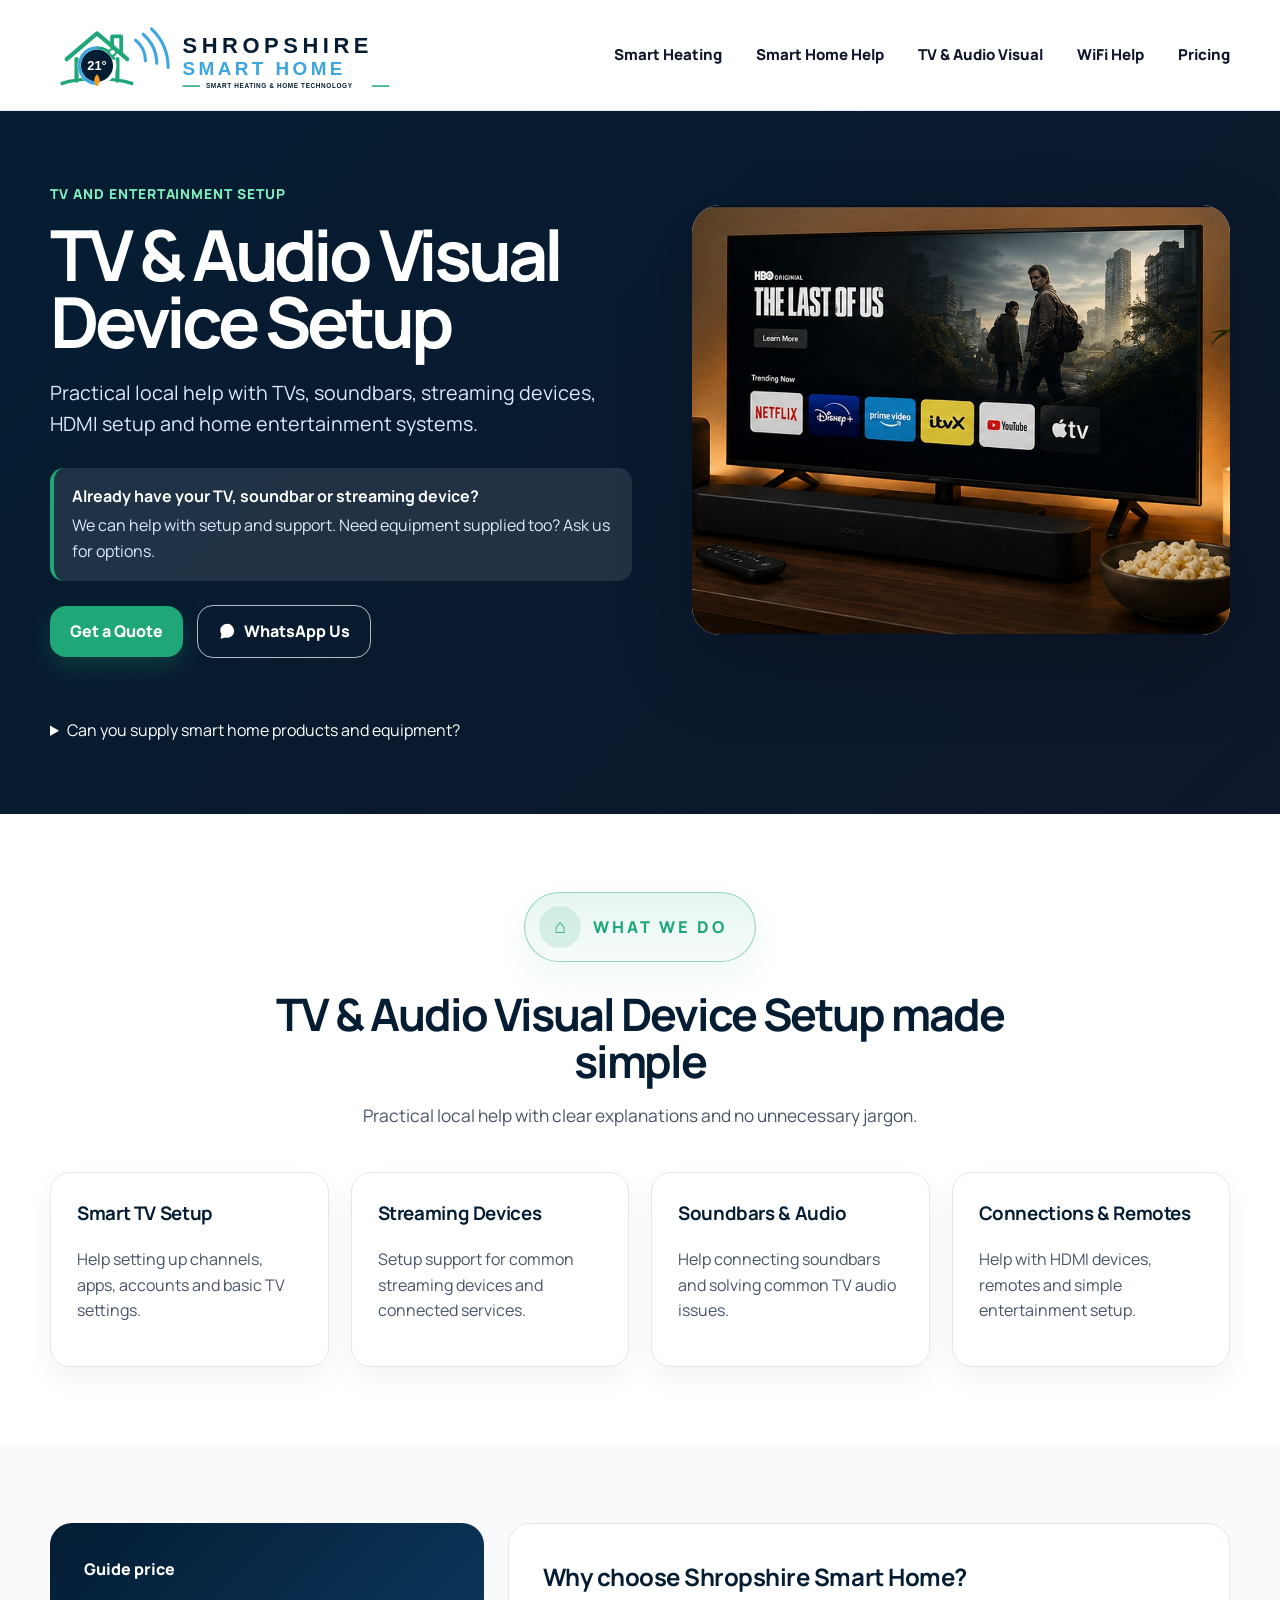
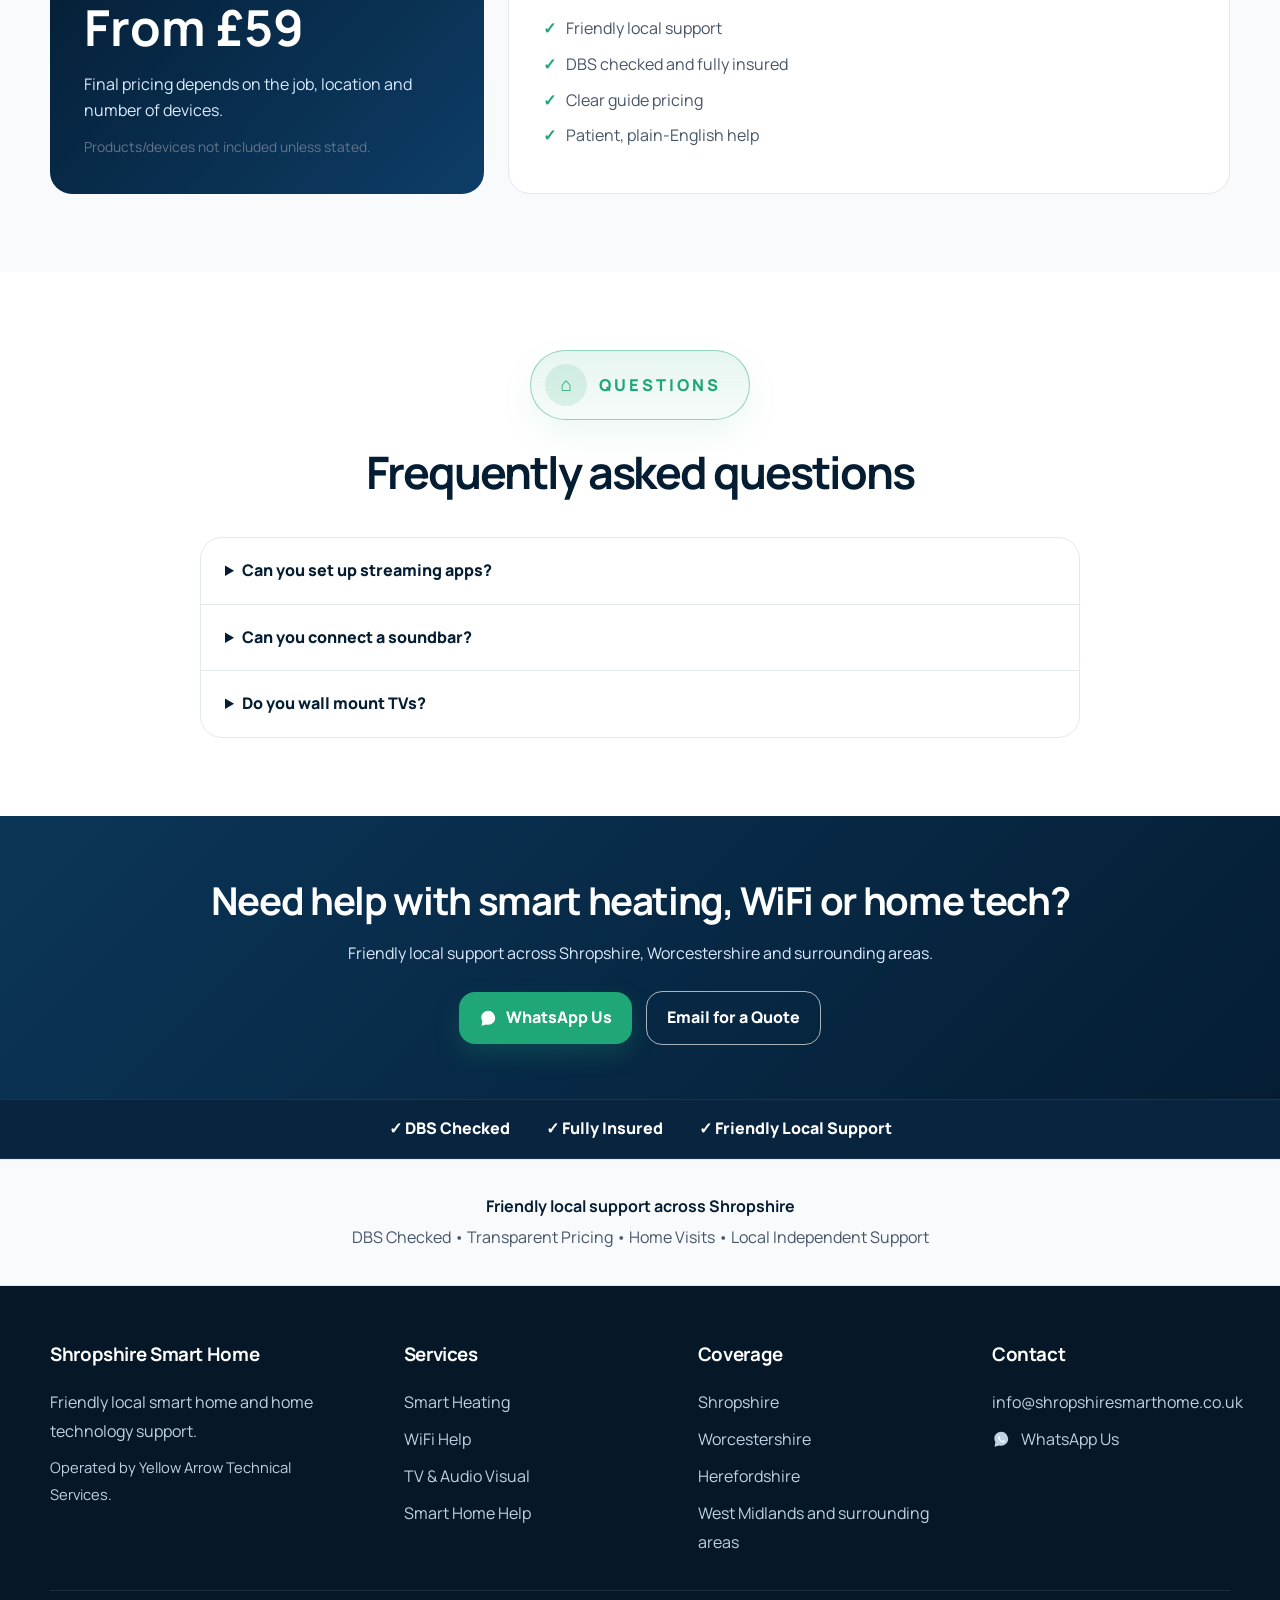
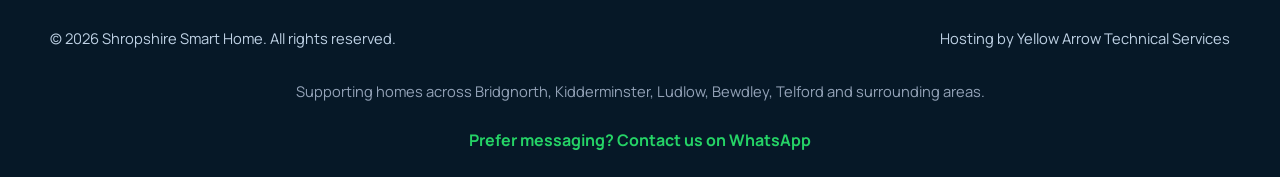
<file: tv-audio-visual/index.html>
<!DOCTYPE html>
<html lang="en-GB">
<head>
  <meta charset="utf-8">
  <meta name="viewport" content="width=device-width, initial-scale=1.0">
  <link rel="icon" href="/favicon.ico">
  <link rel="stylesheet" href="/styles.css">


  <title>TV & Audio Visual Setup | Shropshire Smart Home</title>
  <meta name="description" content="TV, soundbar and streaming setup across Shropshire. Friendly local help with HDMI setup, streaming devices and home entertainment.">
  <link rel="canonical" href="https://shropshiresmarthome.co.uk/tv-audio-visual/">
  <meta property="og:title" content="TV & Audio Visual Setup | Shropshire Smart Home">
  <meta property="og:description" content="TV, soundbar and streaming setup across Shropshire. Friendly local help with HDMI setup, streaming devices and home entertainment.">
  <meta property="og:type" content="website">
  <meta property="og:url" content="https://shropshiresmarthome.co.uk/tv-audio-visual/">
  <meta name="robots" content="index, follow">
  <script type="application/ld+json">
{
  "@context": "https://schema.org",
  "@type": "LocalBusiness",
  "name": "Shropshire Smart Home",
  "url": "https://shropshiresmarthome.co.uk/tv-audio-visual/",
  "email": "info@shropshiresmarthome.co.uk",
  "areaServed": [
    "Shropshire",
    "Worcestershire",
    "Herefordshire",
    "Bridgnorth",
    "Kidderminster",
    "Ludlow",
    "Bewdley",
    "Telford",
    "Shrewsbury"
  ],
  "description": "Friendly local smart home and home technology support across Shropshire.",
  "serviceType": [
    "Smart Heating Installation",
    "WiFi Help",
    "TV and Audio Visual Setup",
    "Smart Home Device Setup"
  ]
}
  </script>
</head>
<body>
<header class="site-header">
  <div class="container header-inner">
    <a class="brand brand-image" href="/" aria-label="Shropshire Smart Home home">
      <img src="/assets/shropshire-smart-home-header-logo.svg" alt="Shropshire Smart Home" loading="lazy">
    </a>
    <button class="mobile-menu-button" aria-expanded="false" aria-label="Open menu">☰</button>
    <nav class="main-nav">
      <a href="/smart-heating/">Smart Heating</a>
      <a href="/smart-home-help/">Smart Home Help</a>
      <a href="/tv-audio-visual/">TV &amp; Audio Visual</a>
      <a href="/wifi-help/">WiFi Help</a>
      <a href="/#pricing">Pricing</a>
</nav>
  </div>
</header>
<main>

<section class="service-hero">
  <div class="container service-hero-grid">
    <div>
      <p class="eyebrow light">TV and entertainment setup</p>
      <h1>TV &amp; Audio Visual Device Setup</h1>
      <p class="hero-lead">Practical local help with TVs, soundbars, streaming devices, HDMI setup and home entertainment systems.</p>
      
<div class="service-note">
  <strong>Already have your TV, soundbar or streaming device?</strong>
  <span>We can help with setup and support. Need equipment supplied too? Ask us for options.</span>
</div>

      <div class="hero-actions">
        <a class="button button-primary" href="mailto:info@shropshiresmarthome.co.uk?subject=TV &amp; Audio Visual Device Setup%20Enquiry">Get a Quote</a>
        <a class="button button-secondary dark" href="https://wa.me/447903335070?text=Hi%20I%20found%20you%20via%20Shropshire%20Smart%20Home" target="_blank" rel="noopener" onclick="if(window.Tawk_API){Tawk_API.maximize();}"><svg class="whatsapp-icon" viewBox="0 0 32 32" aria-hidden="true" focusable="false">
  <path d="M16 3C9.4 3 4 8.2 4 14.7c0 2.3.7 4.5 1.9 6.3L4.5 29l8.2-2.1c1.1.4 2.2.6 3.4.6 6.6 0 12-5.2 12-11.7S22.6 3 16 3z" fill="currentColor"/>
  <path d="M21.9 18.6c-.3-.2-1.8-.9-2.1-1s-.5-.2-.7.2-.8 1-.9 1.2-.3.3-.6.1c-.3-.2-1.2-.4-2.3-1.4-.8-.7-1.4-1.6-1.6-1.9s0-.4.1-.6c.1-.1.3-.3.4-.5.1-.2.2-.3.3-.5.1-.2.1-.4 0-.5s-.7-1.7-1-2.3c-.3-.6-.5-.5-.7-.5h-.6c-.2 0-.5.1-.8.4s-1 1-1 2.4 1.1 2.8 1.2 3c.2.2 2.1 3.2 5.1 4.5.7.3 1.3.5 1.7.6.7.2 1.4.2 1.9.1.6-.1 1.8-.7 2-1.4.2-.7.2-1.3.2-1.4-.1-.2-.3-.3-.6-.5z" fill="#fff"/>
</svg> WhatsApp Us</a>
      </div>
    </div>
    <div class="service-photo">
      <img src="/assets/service-tv-streaming-hero.jpg" alt="TV and streaming device setup support" loading="lazy">
    </div>
  
      <details>
        <summary>Can you supply smart home products and equipment?</summary>
        <p>Yes. We can supply selected smart home products and equipment if required. Products are quoted separately based on your requirements and are not included in standard installation or support pricing unless stated.</p>
      </details>
    </div>
</section>
<section class="section">
  <div class="container">
    <div class="section-heading">
      <span>What we do</span>
      <h2>TV &amp; Audio Visual Device Setup made simple</h2>
      <p>Practical local help with clear explanations and no unnecessary jargon.</p>
    </div>
    <div class="detail-grid"><article class="detail-card"><h3>Smart TV Setup</h3><p>Help setting up channels, apps, accounts and basic TV settings.</p></article>
<article class="detail-card"><h3>Streaming Devices</h3><p>Setup support for common streaming devices and connected services.</p></article>
<article class="detail-card"><h3>Soundbars &amp; Audio</h3><p>Help connecting soundbars and solving common TV audio issues.</p></article>
<article class="detail-card"><h3>Connections &amp; Remotes</h3><p>Help with HDMI devices, remotes and simple entertainment setup.</p></article></div>
  </div>
</section>

<section class="section service-pricing">
  <div class="container price-detail-grid">
    <div class="service-price-box">
      <span>Guide price</span>
      <strong>From £59</strong>
      <p>Final pricing depends on the job, location and number of devices.</p>
        <small class="price-note">Products/devices not included unless stated.</small>
    </div>
    <div class="included-box">
      <h2>Why choose Shropshire Smart Home?</h2>
      <ul class="tick-list">
        <li>Friendly local support</li>
        <li>DBS checked and fully insured</li>
        <li>Clear guide pricing</li>
        <li>Patient, plain-English help</li>
      </ul>
    </div>
  </div>
</section>

<section class="section faq-section">
  <div class="container narrow">
    <div class="section-heading">
      <span>Questions</span>
      <h2>Frequently asked questions</h2>
    </div>
    <div class="faq-list"><details><summary>Can you set up streaming apps?</summary><p>Yes. We can help install and configure common streaming apps.</p></details>
<details><summary>Can you connect a soundbar?</summary><p>Yes. We can help connect and configure soundbars and basic audio equipment.</p></details>
<details><summary>Do you wall mount TVs?</summary><p>This page covers setup and connection. Wall mounting can be quoted separately if suitable.</p></details></div>
  </div>
</section>

</main>
<section class="pre-footer-cta">
  <div class="container pre-footer-inner">
    <h2>Need help with smart heating, WiFi or home tech?</h2>
    <p>Friendly local support across Shropshire, Worcestershire and surrounding areas.</p>
    <div class="cta-actions">
      <a class="button button-primary" href="https://wa.me/447903335070?text=Hi%20I%20found%20you%20via%20Shropshire%20Smart%20Home" target="_blank" rel="noopener" onclick="if(window.Tawk_API){Tawk_API.maximize();}"><svg class="whatsapp-icon" viewBox="0 0 32 32" aria-hidden="true" focusable="false">
  <path d="M16 3C9.4 3 4 8.2 4 14.7c0 2.3.7 4.5 1.9 6.3L4.5 29l8.2-2.1c1.1.4 2.2.6 3.4.6 6.6 0 12-5.2 12-11.7S22.6 3 16 3z" fill="currentColor"/>
  <path d="M21.9 18.6c-.3-.2-1.8-.9-2.1-1s-.5-.2-.7.2-.8 1-.9 1.2-.3.3-.6.1c-.3-.2-1.2-.4-2.3-1.4-.8-.7-1.4-1.6-1.6-1.9s0-.4.1-.6c.1-.1.3-.3.4-.5.1-.2.2-.3.3-.5.1-.2.1-.4 0-.5s-.7-1.7-1-2.3c-.3-.6-.5-.5-.7-.5h-.6c-.2 0-.5.1-.8.4s-1 1-1 2.4 1.1 2.8 1.2 3c.2.2 2.1 3.2 5.1 4.5.7.3 1.3.5 1.7.6.7.2 1.4.2 1.9.1.6-.1 1.8-.7 2-1.4.2-.7.2-1.3.2-1.4-.1-.2-.3-.3-.6-.5z" fill="#fff"/>
</svg> WhatsApp Us</a>
      <a class="button button-secondary light" href="mailto:info@shropshiresmarthome.co.uk?subject=Website%20Enquiry">Email for a Quote</a>
    </div>
  </div>
</section>

<section class="trust-strip" aria-label="Trust and reassurance">
  <div class="container trust-strip-inner">
    <span>✓ DBS Checked</span>
    <span>✓ Fully Insured</span>
    <span>✓ Friendly Local Support</span>
  </div>
</section>


<section class="footer-trust-banner">
  <div class="container narrow center">
    <p><strong>Friendly local support across Shropshire</strong></p>
    <p>DBS Checked • Transparent Pricing • Home Visits • Local Independent Support</p>
  </div>
</section>

<footer class="site-footer" id="contact">
  <div class="container footer-grid">
    <div>
      <h3>Shropshire Smart Home</h3>
      <p>Friendly local smart home and home technology support.</p>
      <p class="footer-small">Operated by Yellow Arrow Technical Services.</p>
    </div>
    <div>
      <h3>Services</h3>
      <p><a href="/smart-heating/">Smart Heating</a></p>
      <p><a href="/wifi-help/">WiFi Help</a></p>
      <p><a href="/tv-audio-visual/">TV &amp; Audio Visual</a></p>
      <p><a href="/smart-home-help/">Smart Home Help</a></p>
    </div>
    <div>
      <h3>Coverage</h3>
      <p>Shropshire</p>
      <p>Worcestershire</p>
      <p>Herefordshire</p>
      <p>West Midlands and surrounding areas</p>
    </div>
    <div>
      <h3>Contact</h3>
      <p><a href="mailto:info@shropshiresmarthome.co.uk">info@shropshiresmarthome.co.uk</a></p>
      <p><a href="javascript:void(0)" onclick="if(window.Tawk_API){Tawk_API.maximize();}" href="https://wa.me/447903335070?text=Hi%20I%20found%20you%20via%20Shropshire%20Smart%20Home" target="_blank" rel="noopener"><svg class="whatsapp-icon" viewBox="0 0 32 32" aria-hidden="true" focusable="false">
  <path d="M16 3C9.4 3 4 8.2 4 14.7c0 2.3.7 4.5 1.9 6.3L4.5 29l8.2-2.1c1.1.4 2.2.6 3.4.6 6.6 0 12-5.2 12-11.7S22.6 3 16 3z" fill="currentColor"/>
  <path d="M21.9 18.6c-.3-.2-1.8-.9-2.1-1s-.5-.2-.7.2-.8 1-.9 1.2-.3.3-.6.1c-.3-.2-1.2-.4-2.3-1.4-.8-.7-1.4-1.6-1.6-1.9s0-.4.1-.6c.1-.1.3-.3.4-.5.1-.2.2-.3.3-.5.1-.2.1-.4 0-.5s-.7-1.7-1-2.3c-.3-.6-.5-.5-.7-.5h-.6c-.2 0-.5.1-.8.4s-1 1-1 2.4 1.1 2.8 1.2 3c.2.2 2.1 3.2 5.1 4.5.7.3 1.3.5 1.7.6.7.2 1.4.2 1.9.1.6-.1 1.8-.7 2-1.4.2-.7.2-1.3.2-1.4-.1-.2-.3-.3-.6-.5z" fill="#fff"/>
</svg> WhatsApp Us</a></p>
    </div>
  </div>
  <div class="container footer-bottom">
    <p>© 2026 Shropshire Smart Home. All rights reserved.</p>
    <p>Hosting by <a href="https://yellowarrow.co.uk">Yellow Arrow Technical Services</a></p>
  </div>
<p class="service-areas">Supporting homes across Bridgnorth, Kidderminster, Ludlow, Bewdley, Telford and surrounding areas.</p>

<div class="whatsapp-footer-cta">
  <a href="https://wa.me/447903335070?text=Hi%20I%20found%20you%20via%20Shropshire%20Smart%20Home" target="_blank" rel="noopener">
    <span class="wa-icon">◉</span>
    Prefer messaging? Contact us on WhatsApp
  </a>
</div>
</footer>

<script src="/script.js"></script>
</body>
</html>
</file>
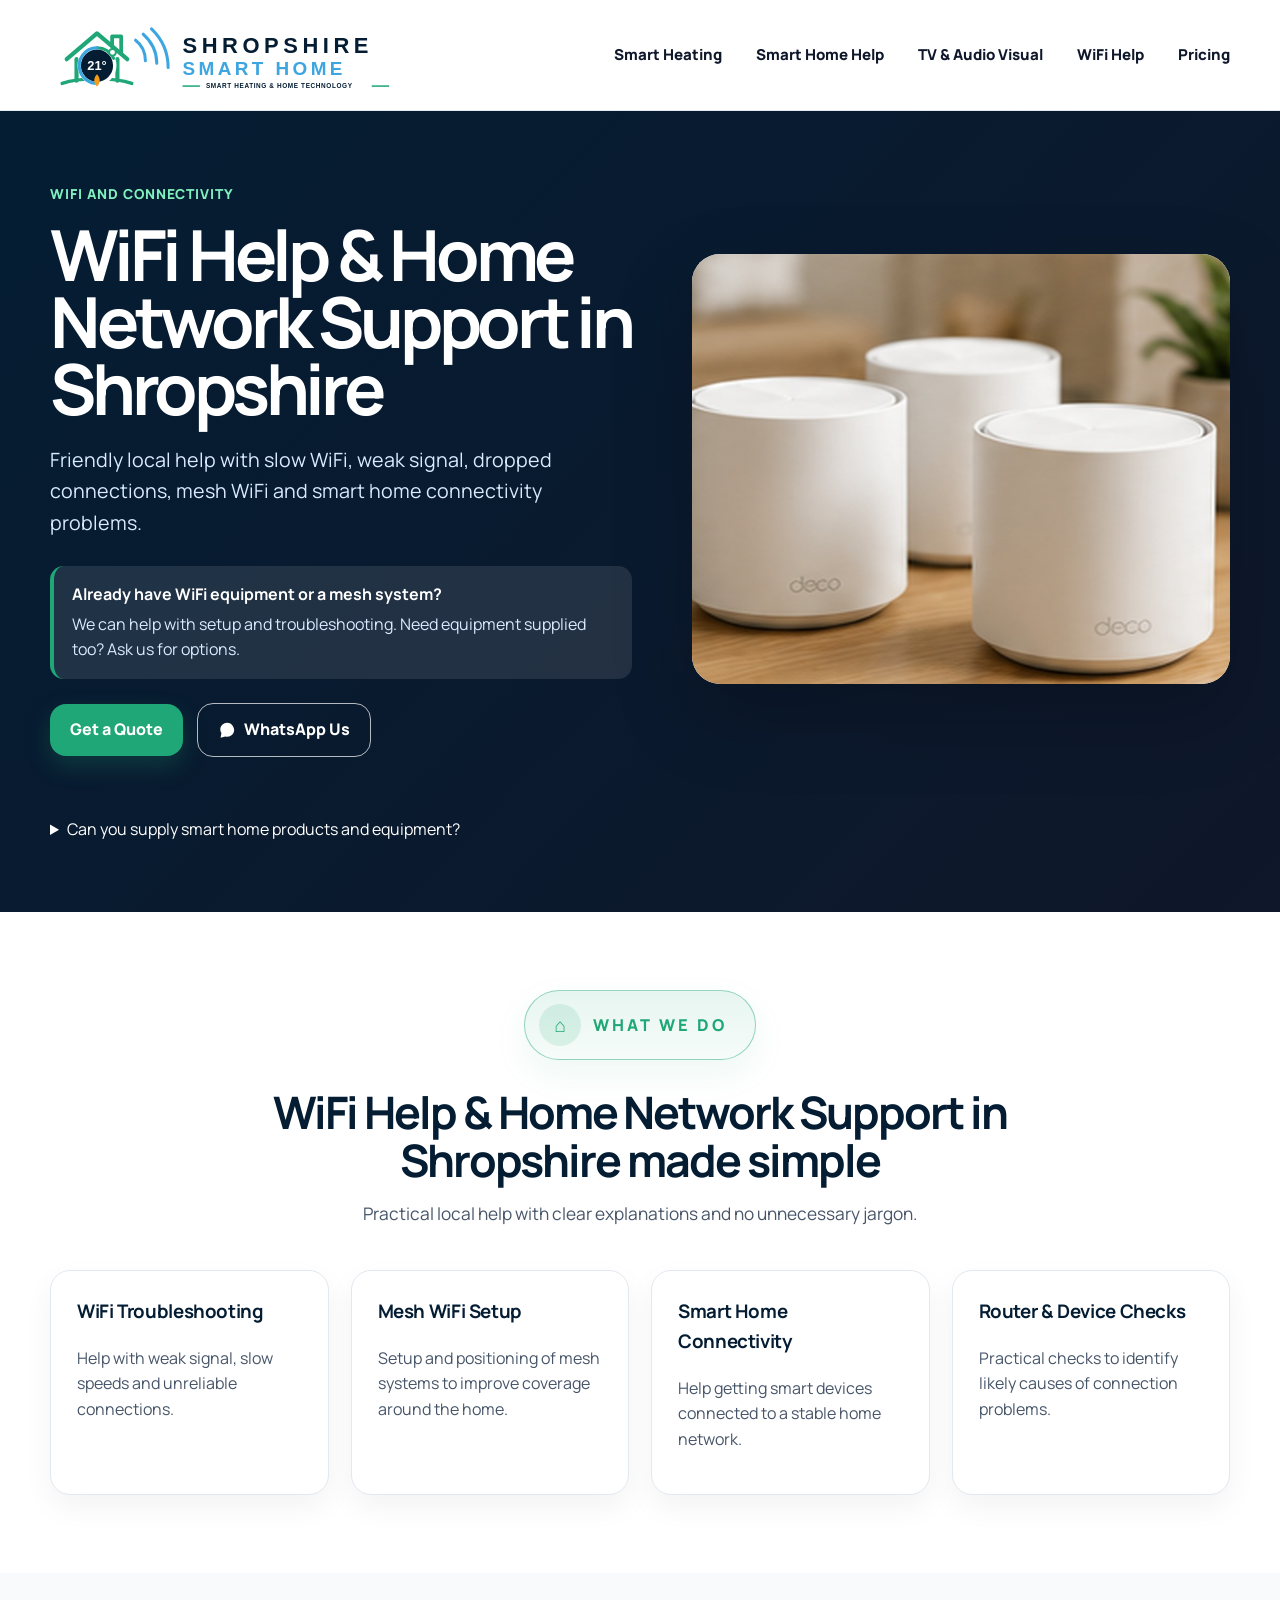
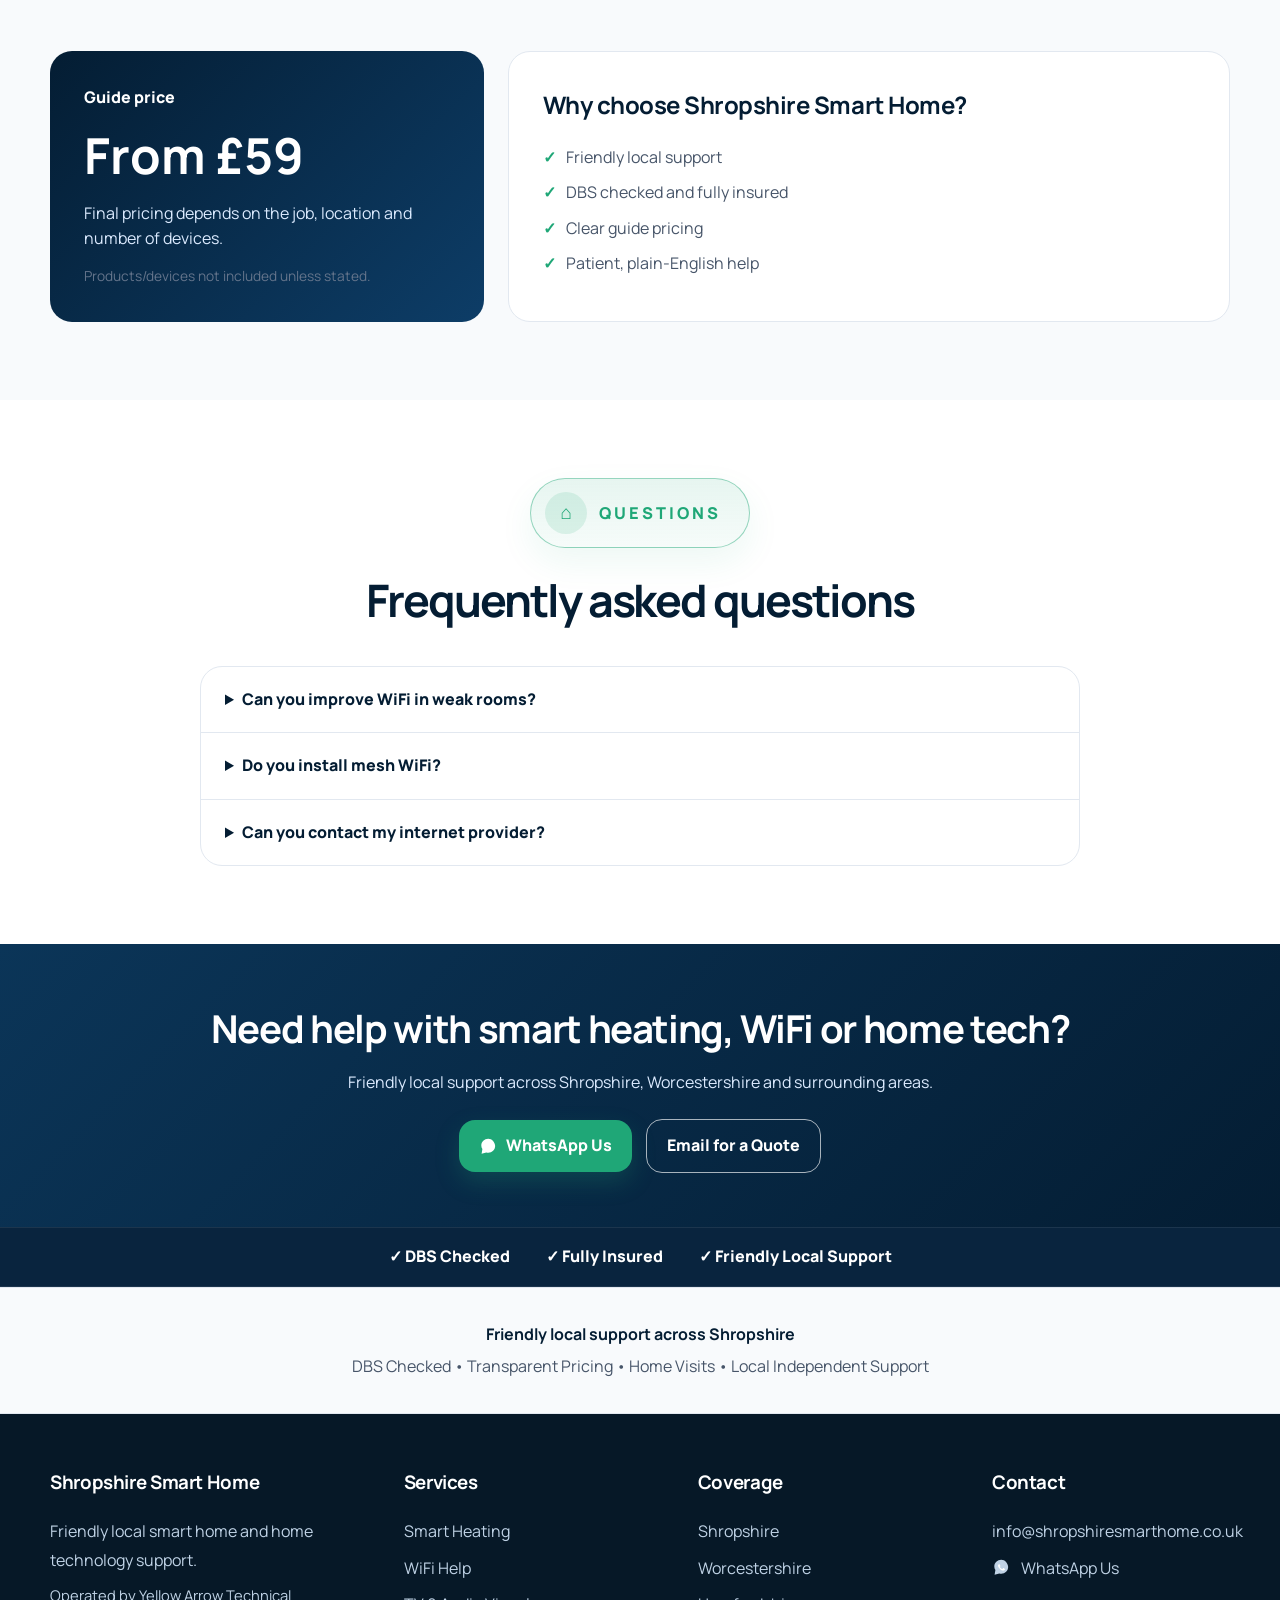
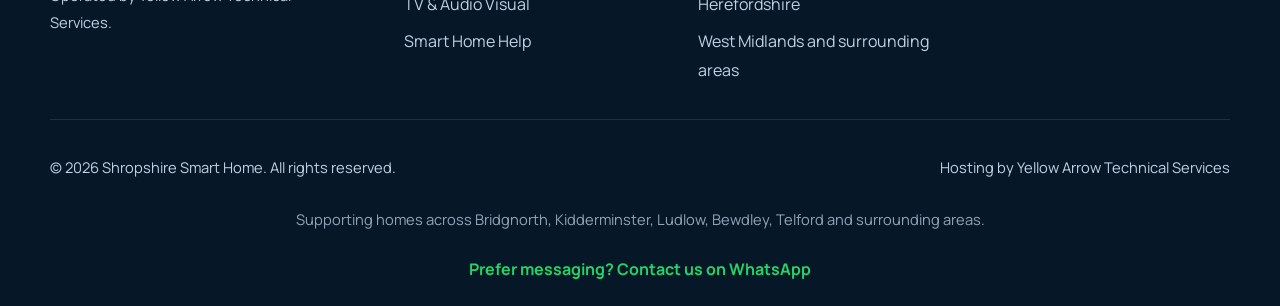
<file: wifi-help/index.html>
<!DOCTYPE html>
<html lang="en-GB">
<head>
  <meta charset="utf-8">
  <meta name="viewport" content="width=device-width, initial-scale=1.0">
  <link rel="icon" href="/favicon.ico">
  <link rel="stylesheet" href="/styles.css">


  <title>WiFi Help & Mesh Setup | Shropshire Smart Home</title>
  <meta name="description" content="Home WiFi and mesh network setup across Shropshire. Friendly local help with routers, coverage problems and smart home connectivity.">
  <link rel="canonical" href="https://shropshiresmarthome.co.uk/wifi-help/">
  <meta property="og:title" content="WiFi Help & Mesh Setup | Shropshire Smart Home">
  <meta property="og:description" content="Home WiFi and mesh network setup across Shropshire. Friendly local help with routers, coverage problems and smart home connectivity.">
  <meta property="og:type" content="website">
  <meta property="og:url" content="https://shropshiresmarthome.co.uk/wifi-help/">
  <meta name="robots" content="index, follow">
  <script type="application/ld+json">
{
  "@context": "https://schema.org",
  "@type": "LocalBusiness",
  "name": "Shropshire Smart Home",
  "url": "https://shropshiresmarthome.co.uk/wifi-help/",
  "email": "info@shropshiresmarthome.co.uk",
  "areaServed": [
    "Shropshire",
    "Worcestershire",
    "Herefordshire",
    "Bridgnorth",
    "Kidderminster",
    "Ludlow",
    "Bewdley",
    "Telford",
    "Shrewsbury"
  ],
  "description": "Friendly local smart home and home technology support across Shropshire.",
  "serviceType": [
    "Smart Heating Installation",
    "WiFi Help",
    "TV and Audio Visual Setup",
    "Smart Home Device Setup"
  ]
}
  </script>
</head>
<body>
<header class="site-header">
  <div class="container header-inner">
    <a class="brand brand-image" href="/" aria-label="Shropshire Smart Home home">
      <img src="/assets/shropshire-smart-home-header-logo.svg" alt="Shropshire Smart Home" loading="lazy">
    </a>
    <button class="mobile-menu-button" aria-expanded="false" aria-label="Open menu">☰</button>
    <nav class="main-nav">
      <a href="/smart-heating/">Smart Heating</a>
      <a href="/smart-home-help/">Smart Home Help</a>
      <a href="/tv-audio-visual/">TV &amp; Audio Visual</a>
      <a href="/wifi-help/">WiFi Help</a>
      <a href="/#pricing">Pricing</a>
</nav>
  </div>
</header>
<main>

<section class="service-hero">
  <div class="container service-hero-grid">
    <div>
      <p class="eyebrow light">WiFi and connectivity</p>
      <h1>WiFi Help &amp; Home Network Support in Shropshire</h1>
      <p class="hero-lead">Friendly local help with slow WiFi, weak signal, dropped connections, mesh WiFi and smart home connectivity problems.</p>
      
<div class="service-note">
  <strong>Already have WiFi equipment or a mesh system?</strong>
  <span>We can help with setup and troubleshooting. Need equipment supplied too? Ask us for options.</span>
</div>

      <div class="hero-actions">
        <a class="button button-primary" href="mailto:info@shropshiresmarthome.co.uk?subject=WiFi Help &amp; Home Network Support in Shropshire%20Enquiry">Get a Quote</a>
        <a class="button button-secondary dark" href="https://wa.me/447903335070?text=Hi%20I%20found%20you%20via%20Shropshire%20Smart%20Home" target="_blank" rel="noopener" onclick="if(window.Tawk_API){Tawk_API.maximize();}"><svg class="whatsapp-icon" viewBox="0 0 32 32" aria-hidden="true" focusable="false">
  <path d="M16 3C9.4 3 4 8.2 4 14.7c0 2.3.7 4.5 1.9 6.3L4.5 29l8.2-2.1c1.1.4 2.2.6 3.4.6 6.6 0 12-5.2 12-11.7S22.6 3 16 3z" fill="currentColor"/>
  <path d="M21.9 18.6c-.3-.2-1.8-.9-2.1-1s-.5-.2-.7.2-.8 1-.9 1.2-.3.3-.6.1c-.3-.2-1.2-.4-2.3-1.4-.8-.7-1.4-1.6-1.6-1.9s0-.4.1-.6c.1-.1.3-.3.4-.5.1-.2.2-.3.3-.5.1-.2.1-.4 0-.5s-.7-1.7-1-2.3c-.3-.6-.5-.5-.7-.5h-.6c-.2 0-.5.1-.8.4s-1 1-1 2.4 1.1 2.8 1.2 3c.2.2 2.1 3.2 5.1 4.5.7.3 1.3.5 1.7.6.7.2 1.4.2 1.9.1.6-.1 1.8-.7 2-1.4.2-.7.2-1.3.2-1.4-.1-.2-.3-.3-.6-.5z" fill="#fff"/>
</svg> WhatsApp Us</a>
      </div>
    </div>
    <div class="service-photo">
      <img src="/assets/service-wifi-help.jpg" alt="home WiFi and connectivity support" loading="lazy">
    </div>
  
      <details>
        <summary>Can you supply smart home products and equipment?</summary>
        <p>Yes. We can supply selected smart home products and equipment if required. Products are quoted separately based on your requirements and are not included in standard installation or support pricing unless stated.</p>
      </details>
    </div>
</section>
<section class="section">
  <div class="container">
    <div class="section-heading">
      <span>What we do</span>
      <h2>WiFi Help &amp; Home Network Support in Shropshire made simple</h2>
      <p>Practical local help with clear explanations and no unnecessary jargon.</p>
    </div>
    <div class="detail-grid"><article class="detail-card"><h3>WiFi Troubleshooting</h3><p>Help with weak signal, slow speeds and unreliable connections.</p></article>
<article class="detail-card"><h3>Mesh WiFi Setup</h3><p>Setup and positioning of mesh systems to improve coverage around the home.</p></article>
<article class="detail-card"><h3>Smart Home Connectivity</h3><p>Help getting smart devices connected to a stable home network.</p></article>
<article class="detail-card"><h3>Router &amp; Device Checks</h3><p>Practical checks to identify likely causes of connection problems.</p></article></div>
  </div>
</section>

<section class="section service-pricing">
  <div class="container price-detail-grid">
    <div class="service-price-box">
      <span>Guide price</span>
      <strong>From £59</strong>
      <p>Final pricing depends on the job, location and number of devices.</p>
        <small class="price-note">Products/devices not included unless stated.</small>
    </div>
    <div class="included-box">
      <h2>Why choose Shropshire Smart Home?</h2>
      <ul class="tick-list">
        <li>Friendly local support</li>
        <li>DBS checked and fully insured</li>
        <li>Clear guide pricing</li>
        <li>Patient, plain-English help</li>
      </ul>
    </div>
  </div>
</section>

<section class="section faq-section">
  <div class="container narrow">
    <div class="section-heading">
      <span>Questions</span>
      <h2>Frequently asked questions</h2>
    </div>
    <div class="faq-list"><details><summary>Can you improve WiFi in weak rooms?</summary><p>Yes. We can review coverage and advise on practical improvements.</p></details>
<details><summary>Do you install mesh WiFi?</summary><p>Yes. We can help set up and position mesh WiFi systems.</p></details>
<details><summary>Can you contact my internet provider?</summary><p>We can help identify likely issues, but provider account changes may need to be handled by the account holder.</p></details></div>
  </div>
</section>

</main>
<section class="pre-footer-cta">
  <div class="container pre-footer-inner">
    <h2>Need help with smart heating, WiFi or home tech?</h2>
    <p>Friendly local support across Shropshire, Worcestershire and surrounding areas.</p>
    <div class="cta-actions">
      <a class="button button-primary" href="https://wa.me/447903335070?text=Hi%20I%20found%20you%20via%20Shropshire%20Smart%20Home" target="_blank" rel="noopener" onclick="if(window.Tawk_API){Tawk_API.maximize();}"><svg class="whatsapp-icon" viewBox="0 0 32 32" aria-hidden="true" focusable="false">
  <path d="M16 3C9.4 3 4 8.2 4 14.7c0 2.3.7 4.5 1.9 6.3L4.5 29l8.2-2.1c1.1.4 2.2.6 3.4.6 6.6 0 12-5.2 12-11.7S22.6 3 16 3z" fill="currentColor"/>
  <path d="M21.9 18.6c-.3-.2-1.8-.9-2.1-1s-.5-.2-.7.2-.8 1-.9 1.2-.3.3-.6.1c-.3-.2-1.2-.4-2.3-1.4-.8-.7-1.4-1.6-1.6-1.9s0-.4.1-.6c.1-.1.3-.3.4-.5.1-.2.2-.3.3-.5.1-.2.1-.4 0-.5s-.7-1.7-1-2.3c-.3-.6-.5-.5-.7-.5h-.6c-.2 0-.5.1-.8.4s-1 1-1 2.4 1.1 2.8 1.2 3c.2.2 2.1 3.2 5.1 4.5.7.3 1.3.5 1.7.6.7.2 1.4.2 1.9.1.6-.1 1.8-.7 2-1.4.2-.7.2-1.3.2-1.4-.1-.2-.3-.3-.6-.5z" fill="#fff"/>
</svg> WhatsApp Us</a>
      <a class="button button-secondary light" href="mailto:info@shropshiresmarthome.co.uk?subject=Website%20Enquiry">Email for a Quote</a>
    </div>
  </div>
</section>

<section class="trust-strip" aria-label="Trust and reassurance">
  <div class="container trust-strip-inner">
    <span>✓ DBS Checked</span>
    <span>✓ Fully Insured</span>
    <span>✓ Friendly Local Support</span>
  </div>
</section>


<section class="footer-trust-banner">
  <div class="container narrow center">
    <p><strong>Friendly local support across Shropshire</strong></p>
    <p>DBS Checked • Transparent Pricing • Home Visits • Local Independent Support</p>
  </div>
</section>

<footer class="site-footer" id="contact">
  <div class="container footer-grid">
    <div>
      <h3>Shropshire Smart Home</h3>
      <p>Friendly local smart home and home technology support.</p>
      <p class="footer-small">Operated by Yellow Arrow Technical Services.</p>
    </div>
    <div>
      <h3>Services</h3>
      <p><a href="/smart-heating/">Smart Heating</a></p>
      <p><a href="/wifi-help/">WiFi Help</a></p>
      <p><a href="/tv-audio-visual/">TV &amp; Audio Visual</a></p>
      <p><a href="/smart-home-help/">Smart Home Help</a></p>
    </div>
    <div>
      <h3>Coverage</h3>
      <p>Shropshire</p>
      <p>Worcestershire</p>
      <p>Herefordshire</p>
      <p>West Midlands and surrounding areas</p>
    </div>
    <div>
      <h3>Contact</h3>
      <p><a href="mailto:info@shropshiresmarthome.co.uk">info@shropshiresmarthome.co.uk</a></p>
      <p><a href="javascript:void(0)" onclick="if(window.Tawk_API){Tawk_API.maximize();}" href="https://wa.me/447903335070?text=Hi%20I%20found%20you%20via%20Shropshire%20Smart%20Home" target="_blank" rel="noopener"><svg class="whatsapp-icon" viewBox="0 0 32 32" aria-hidden="true" focusable="false">
  <path d="M16 3C9.4 3 4 8.2 4 14.7c0 2.3.7 4.5 1.9 6.3L4.5 29l8.2-2.1c1.1.4 2.2.6 3.4.6 6.6 0 12-5.2 12-11.7S22.6 3 16 3z" fill="currentColor"/>
  <path d="M21.9 18.6c-.3-.2-1.8-.9-2.1-1s-.5-.2-.7.2-.8 1-.9 1.2-.3.3-.6.1c-.3-.2-1.2-.4-2.3-1.4-.8-.7-1.4-1.6-1.6-1.9s0-.4.1-.6c.1-.1.3-.3.4-.5.1-.2.2-.3.3-.5.1-.2.1-.4 0-.5s-.7-1.7-1-2.3c-.3-.6-.5-.5-.7-.5h-.6c-.2 0-.5.1-.8.4s-1 1-1 2.4 1.1 2.8 1.2 3c.2.2 2.1 3.2 5.1 4.5.7.3 1.3.5 1.7.6.7.2 1.4.2 1.9.1.6-.1 1.8-.7 2-1.4.2-.7.2-1.3.2-1.4-.1-.2-.3-.3-.6-.5z" fill="#fff"/>
</svg> WhatsApp Us</a></p>
    </div>
  </div>
  <div class="container footer-bottom">
    <p>© 2026 Shropshire Smart Home. All rights reserved.</p>
    <p>Hosting by <a href="https://yellowarrow.co.uk">Yellow Arrow Technical Services</a></p>
  </div>
<p class="service-areas">Supporting homes across Bridgnorth, Kidderminster, Ludlow, Bewdley, Telford and surrounding areas.</p>

<div class="whatsapp-footer-cta">
  <a href="https://wa.me/447903335070?text=Hi%20I%20found%20you%20via%20Shropshire%20Smart%20Home" target="_blank" rel="noopener">
    <span class="wa-icon">◉</span>
    Prefer messaging? Contact us on WhatsApp
  </a>
</div>
</footer>

<script src="/script.js"></script>
</body>
</html>
</file>
<file: styles.css>
@import url("https://fonts.googleapis.com/css2?family=Manrope:wght@400;500;600;700;800&display=swap");


:root {
  --navy: #041d33;
  --slate: #0f172a;
  --muted: #64748b;
  --light: #f8fafc;
  --line: #e2e8f0;
  --green: #1fa777;
  --green-dark: #17865f;
  --blue: #3da5e0;
  --white: #ffffff;
  --orange: #f59d1a;
}
* { box-sizing: border-box; }
html { scroll-behavior: smooth; }
body {
  margin: 0;
  font-family: "Manrope", sans-serif;
  color: var(--slate);
  background: #fff;
  line-height: 1.6;
}
a { color: inherit; text-decoration: none; }
img { max-width: 100%; }
.container {
  width: min(1180px, calc(100% - 40px));
  margin: 0 auto;
}
.narrow { max-width: 880px; }
.center { text-align: center; }

.site-header {
  position: sticky;
  top: 0;
  z-index: 50;
  background: rgba(255,255,255,.96);
  border-bottom: 1px solid var(--line);
  backdrop-filter: blur(10px);
}
.header-inner {
  min-height: 82px;
  display: flex;
  align-items: center;
  justify-content: space-between;
  gap: 22px;
}
.brand-image img {
  max-height: 72px;
  width: auto;
  display: block;
}
.main-nav {
  display: flex;
  align-items: center;
  gap: 22px;
  font-size: .94rem;
  font-weight: 800;
}
.main-nav a:hover,
.main-nav a.active { color: var(--green); }
.nav-button,
.button-primary {
  background: var(--green);
  color: #fff !important;
  padding: 12px 18px;
  border-radius: 16px;
  box-shadow: 0 10px 24px rgba(31,167,119,.22);
}
.nav-button:hover,
.button-primary:hover { background: var(--green-dark); }
.mobile-menu-button {
  display: none;
  border: 0;
  background: var(--light);
  border-radius: 12px;
  font-size: 1.5rem;
  padding: 8px 12px;
}
.button {
  display: inline-flex;
  align-items: center;
  justify-content: center;
  border-radius: 16px;
  padding: 13px 20px;
  font-weight: 900;
}
.button-secondary {
  border: 1px solid #9fb1c6;
  background: #fff;
  color: var(--navy);
}
.button-secondary.dark {
  background: transparent;
  color: #fff;
  border-color: rgba(255,255,255,.7);
}
.button-secondary.light {
  background: transparent;
  color: #fff;
  border-color: rgba(255,255,255,.65);
}
.hero,
.service-hero {
  background: linear-gradient(135deg, var(--navy), #0f172a);
  color: #fff;
  overflow: hidden;
}
.hero-grid,
.service-hero-grid {
  min-height: 620px;
  display: grid;
  grid-template-columns: 1.04fr .96fr;
  gap: 60px;
  align-items: center;
  padding: 70px 0;
}
.eyebrow,
.section-kicker {
  display: inline-flex;
  align-items: center;
  gap: 8px;
  color: var(--green);
  font-weight: 900;
  letter-spacing: .07em;
  text-transform: uppercase;
  font-size: .86rem;
  margin: 0 0 16px;
}
.eyebrow.light { color: #80f0bf; }
.hero h1,
.service-hero h1 {
  font-size: clamp(2.9rem, 5.5vw, 5.4rem);
  line-height: .95;
  letter-spacing: -.06em;
  margin: 0 0 22px;
}
.hero-lead {
  font-size: 1.23rem;
  max-width: 640px;
  color: #dbeafe;
  margin-bottom: 28px;
}
.hero-actions,
.cta-actions {
  display: flex;
  gap: 14px;
  flex-wrap: wrap;
  align-items: center;
}
.hero-small {
  margin-top: 26px;
  color: #bdd5ee;
  font-weight: 700;
}
.hero-panel {
  background: rgba(255,255,255,.08);
  border: 1px solid rgba(255,255,255,.12);
  border-radius: 28px;
  padding: 34px;
  box-shadow: 0 30px 80px rgba(0,0,0,.22);
}
.hero-panel h2 {
  margin-top: 0;
  font-size: 1.7rem;
}
.hero-panel ul {
  padding: 0;
  margin: 0;
  list-style: none;
}
.hero-panel li {
  padding: 14px 0;
  border-bottom: 1px solid rgba(255,255,255,.12);
  color: #e5eef8;
  font-weight: 700;
}
.hero-panel li:last-child { border-bottom: 0; }
.hero-panel span { color: #80f0bf; margin-right: 10px; }

.section { padding: 78px 0; }
.section-heading {
  text-align: center;
  max-width: 780px;
  margin: 0 auto 42px;
}
.section-heading span {
  color: var(--green);
  font-weight: 900;
  text-transform: uppercase;
  letter-spacing: .07em;
  font-size: .85rem;
}
.section-heading h2,
.intro-section h2,
.local-seo h2 {
  color: var(--navy);
  font-size: clamp(2rem, 3.5vw, 3.4rem);
  line-height: 1.06;
  margin: 12px 0 14px;
  letter-spacing: -.045em;
}
.section-heading p,
.intro-section p,
.local-seo p {
  color: #475569;
  font-size: 1.08rem;
}
.intro-section { background: #fff; }
.services-overview { background: var(--light); }
.service-card-grid {
  display: grid;
  grid-template-columns: repeat(4, 1fr);
  gap: 22px;
}
.service-card {
  background: #fff;
  border: 1px solid var(--line);
  border-radius: 22px;
  overflow: hidden;
  box-shadow: 0 14px 34px rgba(15,23,42,.07);
}
.service-card img {
  height: 185px;
  width: 100%;
  object-fit: cover;
  display: block;
}
.service-card-content { padding: 22px; }
.service-card h3 {
  margin: 0 0 10px;
  color: var(--navy);
}
.service-card p { color: #475569; }
.text-link {
  color: var(--green);
  font-weight: 900;
}
.text-link::after { content: " →"; }

.trust-section {
  background: #fff;
}
.trust-cards {
  display: grid;
  grid-template-columns: repeat(3, 1fr);
  gap: 22px;
}
.trust-cards article {
  border: 1px solid #cceadd;
  background: linear-gradient(180deg, #f8fffc, #fff);
  border-radius: 20px;
  padding: 26px;
  text-align: center;
}
.trust-cards strong {
  color: var(--navy);
  font-size: 1.2rem;
}
.trust-cards p { color: #475569; }

.pricing-overview {
  background: var(--light);
}
.price-grid {
  display: grid;
  grid-template-columns: repeat(3, 1fr);
  gap: 22px;
}
.price-grid article {
  background: #fff;
  border: 1px solid var(--line);
  border-radius: 22px;
  padding: 30px;
  box-shadow: 0 14px 34px rgba(15,23,42,.06);
}
.price-grid h3 { color: var(--navy); margin-top: 0; }
.price-grid strong {
  display: block;
  color: var(--green);
  font-size: 2.2rem;
  margin: 12px 0;
}
.price-grid p { color: #475569; }
.local-seo { background: #fff; }

.service-photo {
  border-radius: 28px;
  overflow: hidden;
  background: #fff;
  box-shadow: 0 30px 80px rgba(0,0,0,.22);
}
.service-photo img {
  height: 430px;
  width: 100%;
  object-fit: cover;
  display: block;
}
.boundary-section { background: var(--light); }
.boundary-grid {
  display: grid;
  grid-template-columns: 1fr 1fr;
  gap: 24px;
}
.boundary-card {
  border-radius: 22px;
  padding: 28px;
  background: #fff;
  border: 1px solid var(--line);
  box-shadow: 0 12px 30px rgba(15,23,42,.05);
}
.boundary-card h2 {
  color: var(--navy);
  margin-top: 0;
}
.boundary-card ul { margin-bottom: 0; }
.boundary-card li { margin: 9px 0; color: #475569; }
.boundary-card.owns { border-color: #bdebd8; }
.boundary-card.not-owns { border-color: #d7e1ea; }

.detail-grid {
  display: grid;
  grid-template-columns: repeat(4, 1fr);
  gap: 22px;
}
.detail-card {
  background: #fff;
  border: 1px solid var(--line);
  border-radius: 20px;
  padding: 26px;
  box-shadow: 0 12px 30px rgba(15,23,42,.05);
}
.detail-card h3 {
  color: var(--navy);
  margin-top: 0;
}
.detail-card p { color: #475569; }

.service-pricing { background: var(--light); }
.price-detail-grid {
  display: grid;
  grid-template-columns: .75fr 1.25fr;
  gap: 24px;
  align-items: stretch;
}
.service-price-box {
  background: linear-gradient(135deg, var(--navy), #0d3d67);
  color: #fff;
  border-radius: 22px;
  padding: 34px;
}
.service-price-box span { font-weight: 900; }
.service-price-box strong {
  display: block;
  font-size: 3.1rem;
  line-height: 1;
  margin: 20px 0;
}
.service-price-box p { color: #dbeafe; margin-bottom: 0; }
.included-box {
  background: #fff;
  border: 1px solid var(--line);
  border-radius: 22px;
  padding: 34px;
}
.included-box h2 { color: var(--navy); margin-top: 0; }
.tick-list {
  list-style: none;
  padding: 0;
  margin: 0;
}
.tick-list li { margin: 10px 0; color: #475569; }
.tick-list li::before {
  content: "✓";
  color: var(--green);
  font-weight: 900;
  margin-right: 10px;
}
.faq-section { background: #fff; }
.faq-list {
  border: 1px solid var(--line);
  border-radius: 22px;
  background: #fff;
  overflow: hidden;
}
.faq-list details {
  padding: 20px 24px;
  border-bottom: 1px solid var(--line);
}
.faq-list details:last-child { border-bottom: 0; }
.faq-list summary {
  cursor: pointer;
  font-weight: 900;
  color: var(--navy);
}
.faq-list p { color: #475569; }

.pre-footer-cta {
  background: linear-gradient(135deg, #0b3558, var(--navy));
  color: #fff;
  padding: 54px 0;
  text-align: center;
}
.pre-footer-inner h2 {
  margin: 0 0 10px;
  font-size: clamp(1.8rem, 3vw, 2.7rem);
  letter-spacing: -.035em;
}
.pre-footer-inner p {
  color: #dbeafe;
  margin: 0 auto 24px;
}
.cta-actions { justify-content: center; }
.trust-strip {
  background: #09243e;
  color: #fff;
  border-top: 1px solid rgba(255,255,255,.08);
  border-bottom: 1px solid rgba(255,255,255,.08);
}
.trust-strip-inner {
  min-height: 58px;
  display: flex;
  justify-content: center;
  align-items: center;
  gap: 36px;
  flex-wrap: wrap;
  font-weight: 900;
}
.site-footer {
  background: #061827;
  color: #dbeafe;
  padding: 54px 0 22px;
}
.footer-grid {
  display: grid;
  grid-template-columns: 1.25fr 1fr 1fr 1fr;
  gap: 34px;
}
.site-footer h3 {
  color: #fff;
  margin-top: 0;
}
.site-footer p {
  margin: 8px 0;
  color: #bfd2e5;
}
.site-footer a:hover { color: #fff; }
.footer-small { font-size: .92rem; }
.footer-bottom {
  border-top: 1px solid rgba(255,255,255,.1);
  margin-top: 34px;
  padding-top: 20px;
  display: flex;
  justify-content: space-between;
  gap: 20px;
  color: #9fb6ca;
  font-size: .92rem;
}

@media (max-width: 1100px) {
  .main-nav { gap: 14px; font-size: .86rem; }
  .service-card-grid,
  .detail-grid { grid-template-columns: repeat(2, 1fr); }
}
@media (max-width: 900px) {
  .mobile-menu-button { display: block; }
  .main-nav {
    display: none;
    position: absolute;
    left: 20px;
    right: 20px;
    top: 82px;
    background: #fff;
    border: 1px solid var(--line);
    border-radius: 18px;
    padding: 18px;
    flex-direction: column;
    align-items: stretch;
    box-shadow: 0 18px 40px rgba(15,23,42,.16);
  }
  .main-nav.open { display: flex; }
  .hero-grid,
  .service-hero-grid,
  .boundary-grid,
  .price-detail-grid {
    grid-template-columns: 1fr;
  }
  .footer-grid { grid-template-columns: 1fr 1fr; }
}
@media (max-width: 680px) {
  .container { width: min(100% - 28px, 1180px); }
  .hero-grid,
  .service-hero-grid { min-height: auto; padding: 48px 0; }
  .hero-actions { flex-direction: column; align-items: stretch; }
  .service-card-grid,
  .detail-grid,
  .trust-cards,
  .price-grid,
  .footer-grid { grid-template-columns: 1fr; }
  .service-photo img { height: 270px; }
  .trust-strip-inner { gap: 14px; padding: 14px 0; flex-direction: column; }
  .footer-bottom { flex-direction: column; }
}


/* Visual correction rebuild: photo-style service images */
.service-card img {
  object-fit: cover;
  object-position: center;
}

.service-photo img {
  object-fit: cover;
  object-position: center;
  background: #f8fafc;
}



/* Navigation polish update */
.site-header {
    padding: 14px 0 !important;
    min-height: auto !important;
}

.navbar,
.nav-container,
.header-container {
    min-height: 78px !important;
    align-items: center !important;
}

.logo img,
.site-logo img,
.header-logo img {
    max-height: 72px !important;
    width: auto !important;
}

.nav-links,
.nav-menu {
    gap: 34px !important;
    align-items: center !important;
}

.nav-links a,
.nav-menu a {
    font-size: 1.05rem !important;
    font-weight: 700 !important;
    line-height: 1.2 !important;
}

.quote-btn,
.cta-button,
.header-cta {
    padding: 14px 24px !important;
    border-radius: 18px !important;
    font-size: 1rem !important;
    min-width: unset !important;
    box-shadow: 0 10px 24px rgba(33,167,116,0.18) !important;
}

@media (max-width: 1100px) {
    .nav-links,
    .nav-menu {
        gap: 22px !important;
    }

    .nav-links a,
    .nav-menu a {
        font-size: 0.98rem !important;
    }

    .logo img,
    .site-logo img,
    .header-logo img {
        max-height: 62px !important;
    }
}



/* Navbar balance update: remove header CTA and centre nav */
.header-inner {
  justify-content: space-between;
}

.main-nav {
  gap: 34px !important;
}

.nav-button {
  display: none !important;
}

@media (min-width: 901px) {
  .main-nav {
    margin-left: auto;
  }
}


/* Final smart heating visual */
.service-photo img,
.service-card img {
  object-fit: cover;
  object-position: center;
}


/* DBS selected trust additions: footer trust banner + about wording */
.about-trust {
  background: #ffffff;
}

.footer-trust-banner {
  background: #f8fafc;
  border-top: 1px solid #e2e8f0;
  border-bottom: 1px solid #e2e8f0;
  padding: 28px 0;
  text-align: center;
}

.footer-trust-banner p {
  margin: 6px 0;
  color: #475569;
}

.footer-trust-banner strong {
  color: #041d33;
}



/* Refined trust card icons */
.trust-icon {
  width: 88px;
  height: 88px;
  margin: 0 auto 20px;
  border-radius: 50%;
  display: flex;
  align-items: center;
  justify-content: center;
  background: rgba(31,167,119,0.08);
}

.trust-icon svg {
  width: 42px;
  height: 42px;
  fill: none !important;
  stroke: #1fa777 !important;
  stroke-width: 2.8;
  stroke-linecap: round;
  stroke-linejoin: round;
}

.trust-cards article:nth-child(2) .trust-icon svg {
  stroke: #2f9bd8 !important;
}

.trust-cards article:nth-child(3) .trust-icon svg {
  stroke: #1fa777 !important;
}

.trust-cards article {
  padding: 34px 28px !important;
}

.trust-cards strong::after {
  content: "";
  display: block;
  width: 38px;
  height: 3px;
  border-radius: 999px;
  background: #1fa777;
  margin: 14px auto 0;
}



/* Cigar button style section labels */
.section-heading span,
.section-kicker {
  display: inline-flex !important;
  align-items: center;
  justify-content: center;
  gap: 12px;
  min-width: 210px;
  padding: 13px 28px;
  border: 1px solid rgba(31, 167, 119, 0.45);
  border-radius: 999px;
  background: linear-gradient(180deg, rgba(31,167,119,0.11), rgba(31,167,119,0.04));
  color: #1fa777 !important;
  font-size: 1.02rem !important;
  line-height: 1;
  font-weight: 900 !important;
  letter-spacing: 0.18em !important;
  text-transform: uppercase;
  box-shadow: 0 14px 34px rgba(31,167,119,0.08);
  margin-bottom: 20px;
}

.section-heading span::before,
.section-kicker::before {
  content: "⌂";
  display: inline-grid;
  place-items: center;
  width: 42px;
  height: 42px;
  margin-left: -14px;
  border-radius: 50%;
  background: rgba(31,167,119,0.13);
  color: #1fa777;
  font-size: 1.2rem;
  letter-spacing: 0;
}

.section-heading h2 {
  margin-top: 8px !important;
}

/* Keep hero/page eyebrow labels less oversized than section labels */
.hero .eyebrow,
.service-hero .eyebrow {
  min-width: unset;
  padding: 0;
  border: 0;
  background: transparent;
  box-shadow: none;
  margin-bottom: 16px;
}

.hero .eyebrow::before,
.service-hero .eyebrow::before {
  display: none;
}

@media (max-width: 680px) {
  .section-heading span,
  .section-kicker {
    min-width: 0;
    width: auto;
    max-width: 100%;
    font-size: 0.9rem !important;
    padding: 11px 20px;
    letter-spacing: 0.12em !important;
  }

  .section-heading span::before,
  .section-kicker::before {
    width: 36px;
    height: 36px;
    margin-left: -10px;
  }
}


.service-areas {
  margin-top: 18px;
  color: #94a3b8;
  font-size: 0.95rem;
}


/* Pricing clarification additions */
.pricing-clarification {
  max-width: 840px;
  margin: -18px auto 34px;
  padding: 18px 22px;
  border: 1px solid rgba(31,167,119,0.28);
  border-radius: 18px;
  background: rgba(31,167,119,0.07);
  color: #334155;
  text-align: center;
}

.pricing-clarification strong,
.service-note strong {
  display: block;
  color: #041d33;
  margin-bottom: 4px;
}

.pricing-clarification span,
.service-note span {
  display: block;
  color: #475569;
}

.service-note {
  margin: 0 0 24px;
  padding: 16px 18px;
  border-left: 4px solid #1fa777;
  border-radius: 14px;
  background: rgba(255,255,255,0.10);
  color: #dbeafe;
  max-width: 620px;
}

.service-note strong {
  color: #ffffff;
}

.service-note span {
  color: #dbeafe;
}

.price-note {
  display: block;
  margin-top: 14px;
  color: #64748b;
  font-size: 0.86rem;
  line-height: 1.4;
}


.faq-grid {
  display: grid;
  gap: 24px;
}

.faq-item {
  padding: 26px;
  border-radius: 18px;
  background: #ffffff;
  border: 1px solid #e2e8f0;
  box-shadow: 0 12px 30px rgba(15,23,42,0.04);
}

.faq-item h3 {
  margin-bottom: 12px;
  color: #041d33;
}

.faq-item p {
  color: #475569;
  line-height: 1.7;
}


/* Footer cleanup refinement */
.site-footer {
  overflow: hidden;
}

.site-footer .footer-grid {
  gap: 56px;
  align-items: flex-start;
}

.site-footer .footer-grid > div {
  min-width: 0;
}

.site-footer p,
.site-footer li,
.site-footer a {
  line-height: 1.8;
}

.site-footer ul {
  padding: 0;
  margin: 0;
  list-style: none;
}

.site-footer .footer-bottom {
  display: flex;
  justify-content: space-between;
  align-items: center;
  gap: 20px;
  padding-top: 26px;
  margin-top: 26px;
  border-top: 1px solid rgba(255,255,255,0.10);
  flex-wrap: wrap;
}

.site-footer .service-areas {
  width: 100%;
  text-align: center;
  margin-top: 18px;
  color: #94a3b8;
  font-size: 0.92rem;
}

.site-footer .hosting-credit {
  text-align: right;
}

@media (max-width: 900px) {
  .site-footer .footer-bottom {
    flex-direction: column;
    text-align: center;
  }

  .site-footer .hosting-credit {
    text-align: center;
  }
}


/* Typography refinement */
body {
  -webkit-font-smoothing: antialiased;
  -moz-osx-font-smoothing: grayscale;
  text-rendering: optimizeLegibility;
  font-family: "Manrope", sans-serif;
}

h1, h2, h3, h4, h5, h6,
.navbar a,
.hero h1 {
  font-family: "Manrope", sans-serif;
  letter-spacing: -0.02em;
}

.hero h1 {
  font-weight: 800;
}

.navbar a {
  font-weight: 700;
}


/* WhatsApp integration */
.whatsapp-nav {
  display: inline-flex;
  align-items: center;
  gap: 10px;
  padding: 10px 18px;
  border-radius: 999px;
  background: #25D366;
  color: #ffffff !important;
  text-decoration: none;
  font-weight: 700;
  transition: transform 0.2s ease, opacity 0.2s ease;
}

.whatsapp-nav:hover {
  opacity: 0.92;
  transform: translateY(-1px);
}

.wa-icon {
  font-size: 0.95rem;
  line-height: 1;
}

.whatsapp-footer-cta {
  margin-top: 22px;
  text-align: center;
}

.whatsapp-footer-cta a {
  display: inline-flex;
  align-items: center;
  gap: 10px;
  color: #25D366;
  text-decoration: none;
  font-weight: 700;
}

.whatsapp-footer-cta a:hover {
  opacity: 0.9;
}


/* WhatsApp CTA adjustment: no navbar WhatsApp button */
.whatsapp-nav {
  display: none !important;
}

.hero-actions .wa-icon,
.cta-row .wa-icon,
.btn .wa-icon {
  margin-right: 8px;
}


/* WhatsApp button icon refinement */
.whatsapp-icon {
  width: 1.15em;
  height: 1.15em;
  display: inline-block;
  vertical-align: -0.18em;
  margin-right: 8px;
  color: currentColor;
}

.wa-icon {
  display: none !important;
}
</file>
